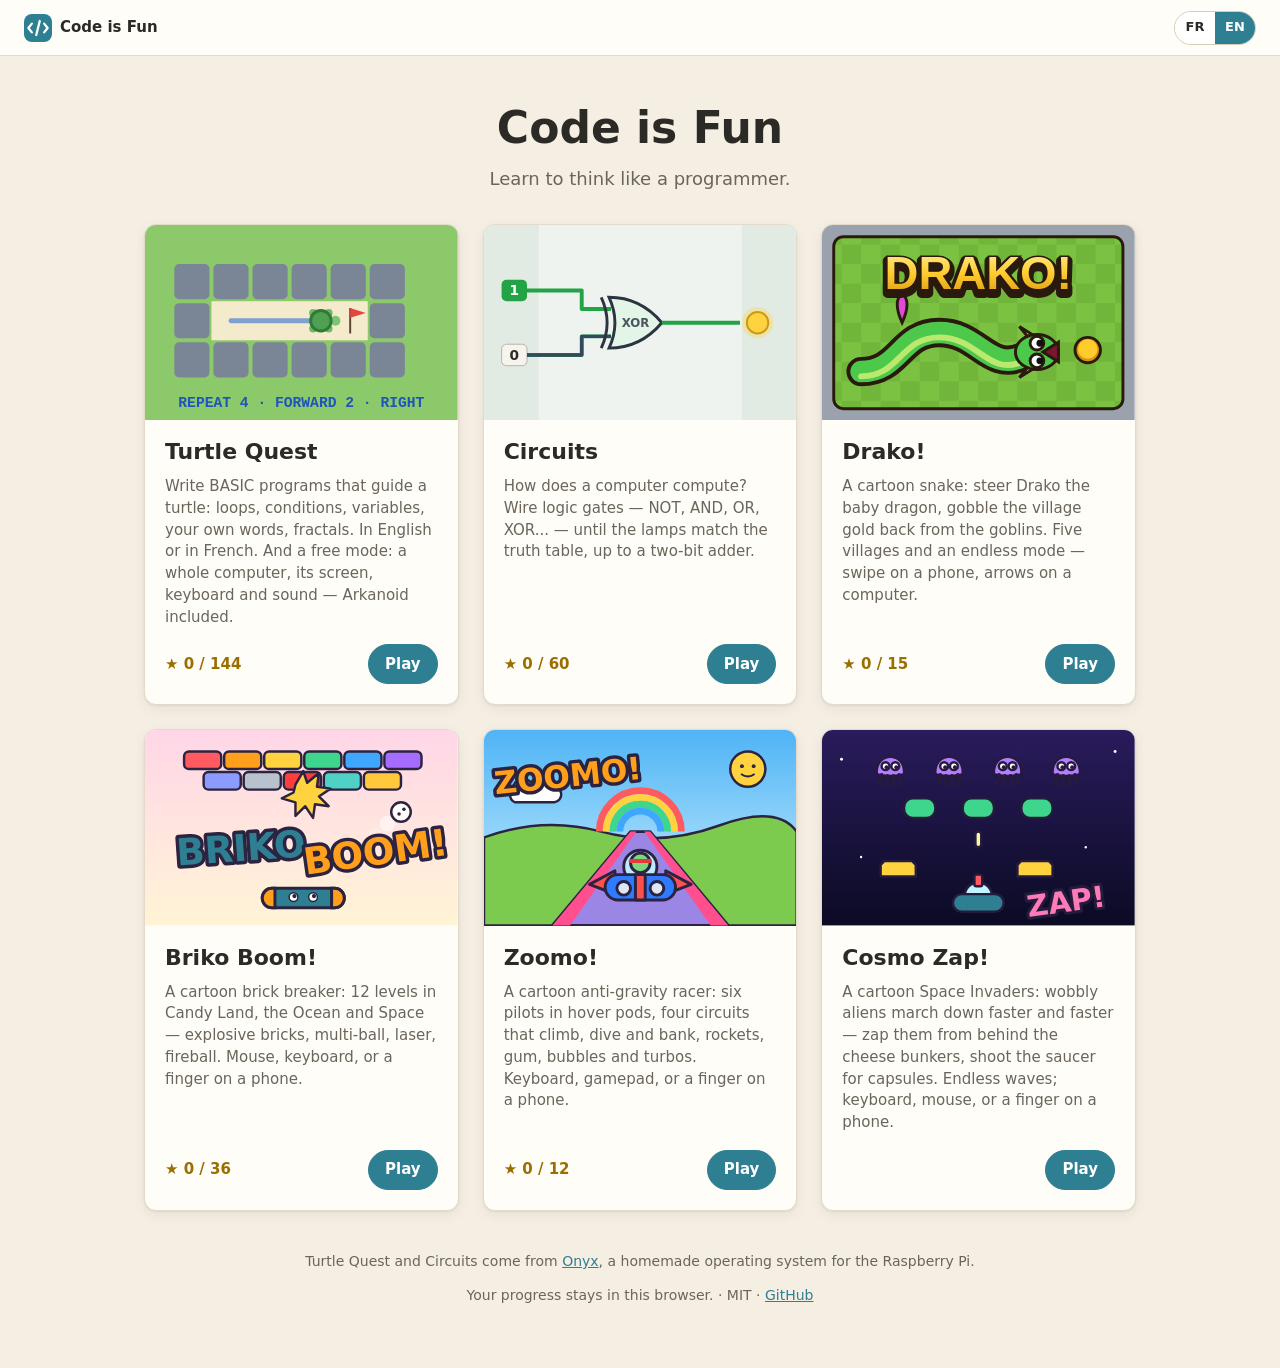
<file: index.html>
<!doctype html>
<html lang="en">
<head>
<meta charset="utf-8">
<meta name="viewport" content="width=device-width, initial-scale=1, viewport-fit=cover">
<title>Code is Fun</title>
<meta name="description" content="Games to learn to think like a programmer: Turtle Quest (programming a turtle in BASIC), Circuits (logic gates), Drako! (a cartoon snake), Briko Boom! (a cartoon brick breaker), Cosmo Zap! (a cartoon Space Invaders) and Zoomo! (a cartoon anti-gravity racer).">
<meta name="theme-color" content="#FFFDF8">
<link rel="icon" href="shared/turtle.svg" type="image/svg+xml">
<link rel="stylesheet" href="shared/site.css">
</head>
<body>
<header class="top">
	<a class="brand" href="./"><svg viewBox="0 0 32 32" aria-hidden="true"><rect width="32" height="32" rx="9" fill="#2F7F93"/><path d="M9 11l-4 5 4 5M23 11l4 5-4 5M18 8l-4 16" stroke="#fff" stroke-width="2.6" fill="none" stroke-linecap="round" stroke-linejoin="round"/></svg><span style="display:inline">Code is Fun</span></a>
	<div class="spacer"></div>
	<div class="lang" role="group" aria-label="Language / Langue"><button type="button" data-lang="fr">FR</button><button type="button" data-lang="en">EN</button></div>
</header>
<main class="home">
	<section class="hero">
		<h1>Code is Fun</h1>
		<p data-en="Learn to think like a programmer." data-fr="Apprends à penser comme un programmeur.">Learn to think like a programmer.</p>
	</section>
	<section class="games">
		<a class="panel game-card" href="turtle/">
			<svg class="thumb" viewBox="0 0 320 200" aria-hidden="true">
				<rect width="320" height="200" fill="#8CC96B"/>
				<g fill="#7A8696"><rect x="30" y="40" width="36" height="36" rx="5"/><rect x="70" y="40" width="36" height="36" rx="5"/><rect x="110" y="40" width="36" height="36" rx="5"/><rect x="150" y="40" width="36" height="36" rx="5"/><rect x="190" y="40" width="36" height="36" rx="5"/><rect x="230" y="40" width="36" height="36" rx="5"/><rect x="30" y="80" width="36" height="36" rx="5"/><rect x="230" y="80" width="36" height="36" rx="5"/><rect x="30" y="120" width="36" height="36" rx="5"/><rect x="70" y="120" width="36" height="36" rx="5"/><rect x="110" y="120" width="36" height="36" rx="5"/><rect x="150" y="120" width="36" height="36" rx="5"/><rect x="190" y="120" width="36" height="36" rx="5"/><rect x="230" y="120" width="36" height="36" rx="5"/></g>
				<rect x="68" y="78" width="160" height="40" fill="#F4EBCD"/>
				<path d="M88 98H170" stroke="#7FA0D0" stroke-width="5" stroke-linecap="round"/>
				<g transform="translate(180 98) rotate(90)"><circle cx="-8" cy="-8" r="4" fill="#6FB86A"/><circle cx="8" cy="-8" r="4" fill="#6FB86A"/><circle cx="-8" cy="8" r="4" fill="#6FB86A"/><circle cx="8" cy="8" r="4" fill="#6FB86A"/><circle cx="0" cy="-15" r="5" fill="#7CC576"/><circle r="12" fill="#2F7A35"/><circle r="9" fill="#4FA052"/></g>
				<path d="M210 85v26" stroke="#5A4632" stroke-width="2"/><path d="M210 85l16 5-16 5z" fill="#E0483E"/>
				<text x="160" y="186" text-anchor="middle" font-family="ui-monospace,Menlo,monospace" font-weight="700" font-size="15" fill="#1F55B8">REPEAT 4 · FORWARD 2 · RIGHT</text>
			</svg>
			<div class="body">
				<h2>Turtle Quest</h2>
				<p data-en="Write BASIC programs that guide a turtle: loops, conditions, variables, your own words, fractals. In English or in French. And a free mode: a whole computer, its screen, keyboard and sound — Arkanoid included." data-fr="Écris des programmes en BASIC qui guident une tortue : boucles, conditions, variables, tes propres mots, fractales. En anglais ou en français. Et un mode libre : tout un ordinateur, son écran, son clavier, son son — Arkanoid compris.">Write BASIC programs that guide a turtle.</p>
				<div class="row"><span class="progress" id="tqProgress"></span><span class="btn primary" data-en="Play" data-fr="Jouer">Play</span></div>
			</div>
		</a>
		<a class="panel game-card" href="circuits/">
			<svg class="thumb" viewBox="0 0 320 200" aria-hidden="true">
				<rect width="320" height="200" fill="#EEF3EF"/><rect width="56" height="200" fill="#E2EAE4"/><rect x="264" width="56" height="200" fill="#E2EAE4"/>
				<rect x="18" y="56" width="26" height="22" rx="5" fill="#21A346"/><text x="31" y="72" text-anchor="middle" font-weight="700" font-size="14" fill="#fff" font-family="system-ui,sans-serif">1</text>
				<rect x="18" y="122" width="26" height="22" rx="5" fill="#F7F4EE" stroke="#B9B2A4"/><text x="31" y="138" text-anchor="middle" font-weight="700" font-size="14" fill="#2B2A26" font-family="system-ui,sans-serif">0</text>
				<path d="M44 67H100V86H130M44 133H100V114H130" fill="none" stroke-width="4" stroke-linejoin="round" stroke="#21A346"/><path d="M44 133H100V114H130" fill="none" stroke-width="3.5" stroke-linejoin="round" stroke="#334A5E"/>
				<path d="M128 74Q160 74 182 100Q160 126 128 126Q140 100 128 74Z" fill="#E3F5E7" stroke="#2B3440" stroke-width="3"/><path d="M120 126Q132 100 120 74" fill="none" stroke="#2B3440" stroke-width="3"/>
				<path d="M182 100H262" stroke="#21A346" stroke-width="4"/>
				<circle cx="280" cy="100" r="16" fill="#FFD23F" opacity=".35"/><circle cx="280" cy="100" r="11" fill="#FFD23F" stroke="#C99A12" stroke-width="2"/>
				<text x="155" y="104" text-anchor="middle" font-size="12" fill="#4A5560" font-family="system-ui,sans-serif" font-weight="600">XOR</text>
			</svg>
			<div class="body">
				<h2>Circuits</h2>
				<p data-en="How does a computer compute? Wire logic gates — NOT, AND, OR, XOR... — until the lamps match the truth table, up to a two-bit adder." data-fr="Comment un ordinateur calcule-t-il ? Relie des portes logiques — NON, ET, OU, OUX... — jusqu'à ce que les lampes suivent la table de vérité, jusqu'à un additionneur.">Wire logic gates until the lamps match the truth table.</p>
				<div class="row"><span class="progress" id="ciProgress"></span><span class="btn primary" data-en="Play" data-fr="Jouer">Play</span></div>
			</div>
		</a>
		<a class="panel game-card" href="snake/">
			<svg class="thumb" viewBox="0 0 320 200" aria-hidden="true" font-family="Arial Black,Impact,sans-serif">
				<defs><pattern id="dkck" width="40" height="40" patternUnits="userSpaceOnUse"><rect width="40" height="40" fill="#7CC242"/><rect width="20" height="20" fill="#71B53A"/><rect x="20" y="20" width="20" height="20" fill="#71B53A"/></pattern>
				<linearGradient id="dkgd" x1="0" y1="0" x2="0" y2="1"><stop offset="0" stop-color="#FFF09A"/><stop offset=".5" stop-color="#FFCC2E"/><stop offset="1" stop-color="#D8930F"/></linearGradient></defs>
				<rect width="320" height="200" fill="#9AA3AD"/>
				<rect x="12" y="12" width="296" height="176" rx="10" fill="url(#dkck)" stroke="#2A1A0E" stroke-width="3"/>
				<path d="M40 150 C80 150 80 110 120 110 S170 150 205 135" fill="none" stroke="#2A1A0E" stroke-width="30" stroke-linecap="round"/>
				<path d="M40 150 C80 150 80 110 120 110 S170 150 205 135" fill="none" stroke="#4CC94A" stroke-width="22" stroke-linecap="round"/>
				<path d="M40 150 C80 150 80 110 120 110 S170 150 205 135" fill="none" stroke="#D8F27A" stroke-width="6" stroke-linecap="round" transform="translate(0,5)" opacity=".8"/>
				<g transform="translate(220 130)" stroke="#2A1A0E" stroke-width="3"><path d="M-8 -14 L-18 -26 L-2 -16Z M-8 14 L-18 26 L-2 16Z" fill="#FFF1C9"/><ellipse rx="22" ry="18" fill="#4CC94A"/><path d="M6 0 L22 -10 L22 10Z" fill="#7A1630"/><circle cx="0" cy="-9" r="7" fill="#fff"/><circle cx="0" cy="9" r="7" fill="#fff"/><circle cx="3" cy="-9" r="3.5" fill="#111" stroke="none"/><circle cx="3" cy="9" r="3.5" fill="#111" stroke="none"/></g>
				<g transform="translate(272 128)" stroke="#2A1A0E" stroke-width="3"><circle r="13" fill="#D8930F"/><circle r="10" cy="-1" fill="#FFCC2E" stroke="none"/></g>
				<path d="M82 100 q10 -22 0 -30 q-10 8 0 30Z" fill="#E04BD6" stroke="#2A1A0E" stroke-width="3"/>
				<text x="160" y="66" text-anchor="middle" font-size="48" font-weight="900" fill="#2A1A0E" stroke="#2A1A0E" stroke-width="10" stroke-linejoin="round" dy="4">DRAKO!</text>
				<text x="160" y="66" text-anchor="middle" font-size="48" font-weight="900" fill="url(#dkgd)" stroke="#2A1A0E" stroke-width="3" paint-order="stroke">DRAKO!</text>
			</svg>
			<div class="body">
				<h2>Drako!</h2>
				<p data-en="A cartoon snake: steer Drako the baby dragon, gobble the village gold back from the goblins. Five villages and an endless mode — swipe on a phone, arrows on a computer." data-fr="Un snake façon dessin animé : guide Drako le bébé dragon, reprends l'or du village aux gobelins. Cinq villages et un mode sans fin — glisse sur un téléphone, flèches sur un ordinateur.">A cartoon snake: steer Drako the baby dragon.</p>
				<div class="row"><span class="progress" id="dkProgress"></span><span class="btn primary" data-en="Play" data-fr="Jouer">Play</span></div>
			</div>
		</a>
		<a class="panel game-card" href="brick/">
			<svg class="thumb" viewBox="0 0 320 200" aria-hidden="true" font-family="system-ui,sans-serif">
				<defs><linearGradient id="bksky" x1="0" y1="0" x2="0" y2="1"><stop offset="0" stop-color="#FFD6E8"/><stop offset="1" stop-color="#FFF4D6"/></linearGradient></defs>
				<rect width="320" height="200" fill="url(#bksky)"/>
				<g stroke="#2B2340" stroke-width="2.5" stroke-linejoin="round">
					<rect x="40" y="22" width="38" height="18" rx="5" fill="#FF5A5F"/><rect x="81" y="22" width="38" height="18" rx="5" fill="#FF9F1C"/><rect x="122" y="22" width="38" height="18" rx="5" fill="#FFD23F"/><rect x="163" y="22" width="38" height="18" rx="5" fill="#3DD68C"/><rect x="204" y="22" width="38" height="18" rx="5" fill="#3FA7FF"/><rect x="245" y="22" width="38" height="18" rx="5" fill="#A66CFF"/>
					<rect x="60" y="43" width="38" height="18" rx="5" fill="#8C9BFF"/><rect x="101" y="43" width="38" height="18" rx="5" fill="#B8C2CC"/><rect x="183" y="43" width="38" height="18" rx="5" fill="#4FD1C5"/><rect x="224" y="43" width="38" height="18" rx="5" fill="#FFC83D"/>
					<rect x="142" y="43" width="38" height="18" rx="5" fill="#FF3D3D"/>
				</g>
				<path d="M150 50l8 -14 4 12 12 -10 -2 14 14 2 -12 8 10 10 -14 -2 -2 14 -8 -12 -10 10 0 -14 -14 -4 12 -6z" fill="#FFD23F" stroke="#2B2340" stroke-width="2.5" stroke-linejoin="round" transform="translate(4 6)"/>
				<g transform="translate(262 84)" stroke="#2B2340" stroke-width="2.5"><circle cx="-14" cy="12" r="8" fill="#fff" opacity=".5" stroke="none"/><circle cx="-26" cy="22" r="6" fill="#fff" opacity=".3" stroke="none"/><circle r="10" fill="#FFFDF8"/><circle cx="3" cy="-3" r="1.8" fill="#2B2340" stroke="none"/><circle cx="-2" cy="2" r="1.8" fill="#2B2340" stroke="none"/></g>
				<g stroke="#2B2340" stroke-width="3"><rect x="120" y="162" width="84" height="20" rx="10" fill="#2F7F93"/><path d="M133 162v20M191 162v20" stroke-width="2"/></g>
				<g fill="#FF9F1C" stroke="#2B2340" stroke-width="3"><path d="M130 162h3v20h-3a10 10 0 0 1 0-20z"/><path d="M194 162h-3v20h3a10 10 0 0 0 0-20z"/></g>
				<g stroke="#2B2340" stroke-width="1.5"><circle cx="152" cy="171" r="4.5" fill="#fff"/><circle cx="172" cy="171" r="4.5" fill="#fff"/></g><circle cx="153" cy="170" r="2.2" fill="#2B2340"/><circle cx="173" cy="170" r="2.2" fill="#2B2340"/>
				<text x="98" y="134" text-anchor="middle" font-size="38" font-weight="900" fill="#2F7F93" stroke="#2B2340" stroke-width="7" paint-order="stroke" stroke-linejoin="round" transform="rotate(-4 98 120)">BRIKO</text>
				<text x="236" y="138" text-anchor="middle" font-size="38" font-weight="900" fill="#FF9F1C" stroke="#2B2340" stroke-width="7" paint-order="stroke" stroke-linejoin="round" transform="rotate(-8 236 124)">BOOM!</text>
			</svg>
			<div class="body">
				<h2>Briko Boom!</h2>
				<p data-en="A cartoon brick breaker: 12 levels in Candy Land, the Ocean and Space — explosive bricks, multi-ball, laser, fireball. Mouse, keyboard, or a finger on a phone." data-fr="Un casse-briques façon dessin animé : 12 niveaux au Pays des Bonbons, dans l'Océan et dans l'Espace — briques explosives, multi-balles, laser, boule de feu. Souris, clavier, ou un doigt sur un téléphone.">A cartoon brick breaker: 12 levels.</p>
				<div class="row"><span class="progress" id="bkProgress"></span><span class="btn primary" data-en="Play" data-fr="Jouer">Play</span></div>
			</div>
		</a>
		<a class="panel game-card" href="race/">
			<svg class="thumb" viewBox="0 0 320 200" aria-hidden="true" font-family="system-ui,sans-serif">
				<defs><linearGradient id="zmsky" x1="0" y1="0" x2="0" y2="1"><stop offset="0" stop-color="#4FB4F5"/><stop offset="1" stop-color="#CFF1FF"/></linearGradient></defs>
				<rect width="320" height="200" fill="url(#zmsky)"/>
				<path d="M0 110 Q60 88 120 104 T240 98 T320 104 V200 H0Z" fill="#7CCB4E" stroke="#2B2340" stroke-width="2.5"/>
				<g stroke="#2B2340" stroke-width="2.5" stroke-linejoin="round"><circle cx="270" cy="40" r="18" fill="#FFD23F"/><path d="M30 60a10 10 0 0 1 18-6a12 12 0 0 1 22 4a8 8 0 0 1 2 16h-40a8 8 0 0 1-2-14z" fill="#fff"/></g>
				<circle cx="264" cy="37" r="2" fill="#2B2340"/><circle cx="276" cy="37" r="2" fill="#2B2340"/><path d="M263 45q7 5 14 0" stroke="#2B2340" stroke-width="2" fill="none"/>
				<path d="M70 200 L150 104 L170 104 L250 200Z" fill="#9B86E6" stroke="#2B2340" stroke-width="3" stroke-linejoin="round"/>
				<path d="M70 200 L150 104 L156 104 L88 200Z M250 200 L170 104 L164 104 L232 200Z" fill="#FF4F8E"/>
				<g fill="none" stroke-width="7"><path d="M118 104 a42 42 0 0 1 84 0" stroke="#FF5A5F"/><path d="M125 104 a35 35 0 0 1 70 0" stroke="#FFD23F"/><path d="M132 104 a28 28 0 0 1 56 0" stroke="#3DD68C"/><path d="M139 104 a21 21 0 0 1 42 0" stroke="#3FA7FF"/></g>
				<g transform="translate(160 160)" stroke="#2B2340" stroke-width="3" stroke-linejoin="round">
					<path d="M-52 -2 L-26 -16 L-26 8Z M52 -2 L26 -16 L26 8Z" fill="#FF4F4F"/>
					<circle cy="-20" r="17" fill="#BDEBFF"/><circle cy="-24" r="10" fill="#7CD67A"/>
					<rect x="-36" y="-12" width="72" height="26" rx="13" fill="#2E7BFF"/><rect x="-5" y="-12" width="10" height="26" fill="#FF4F4F"/>
					<circle cx="-17" cy="2" r="7" fill="#DDE6F5"/><circle cx="17" cy="2" r="7" fill="#DDE6F5"/>
				</g>
				<path d="M150 134 h20" stroke="#E8383F" stroke-width="4" stroke-linecap="round"/>
				<text x="86" y="58" text-anchor="middle" font-size="32" font-weight="900" fill="#FF9F1C" stroke="#2B2340" stroke-width="7" paint-order="stroke" stroke-linejoin="round" transform="rotate(-6 86 48)">ZOOMO!</text>
			</svg>
			<div class="body">
				<h2>Zoomo!</h2>
				<p data-en="A cartoon anti-gravity racer: six pilots in hover pods, four circuits that climb, dive and bank, rockets, gum, bubbles and turbos. Keyboard, gamepad, or a finger on a phone." data-fr="Une course antigravité façon dessin animé : six pilotes dans leurs vaisseaux, quatre circuits qui montent, plongent et penchent, des fusées, du chewing-gum, des bulles et des turbos. Clavier, manette, ou un doigt sur un téléphone.">A cartoon anti-gravity racer.</p>
				<div class="row"><span class="progress" id="zmProgress"></span><span class="btn primary" data-en="Play" data-fr="Jouer">Play</span></div>
			</div>
		</a>
		<a class="panel game-card" href="invaders/">
			<svg class="thumb" viewBox="0 0 320 200" aria-hidden="true" font-family="system-ui,sans-serif">
				<defs><linearGradient id="zpsky" x1="0" y1="0" x2="0" y2="1"><stop offset="0" stop-color="#2A1B5C"/><stop offset="1" stop-color="#0B0B24"/></linearGradient></defs>
				<rect width="320" height="200" fill="url(#zpsky)"/>
				<g fill="#fff"><circle cx="20" cy="30" r="1.5"/><circle cx="300" cy="22" r="1.5"/><circle cx="270" cy="120" r="1.2"/><circle cx="40" cy="130" r="1.2"/><circle cx="160" cy="110" r="1"/></g>
				<g stroke="#251B3D" stroke-width="2.5" stroke-linejoin="round" stroke-linecap="round">
					<g transform="translate(70 40)"><path d="M-14 4c-1-22 29-22 28 0 0 4-28 4-28 0z" fill="#B47CFF"/><path d="M-9 6l-2 9M-3 7l-1 9M3 7l1 9M9 6l2 9" stroke-width="4"/><circle cx="-5" cy="-3" r="4" fill="#fff"/><circle cx="5" cy="-3" r="4" fill="#fff"/></g>
					<g transform="translate(130 40)"><path d="M-14 4c-1-22 29-22 28 0 0 4-28 4-28 0z" fill="#B47CFF"/><path d="M-9 6l-2 9M-3 7l-1 9M3 7l1 9M9 6l2 9" stroke-width="4"/><circle cx="-5" cy="-3" r="4" fill="#fff"/><circle cx="5" cy="-3" r="4" fill="#fff"/></g>
					<g transform="translate(190 40)"><path d="M-14 4c-1-22 29-22 28 0 0 4-28 4-28 0z" fill="#B47CFF"/><path d="M-9 6l-2 9M-3 7l-1 9M3 7l1 9M9 6l2 9" stroke-width="4"/><circle cx="-5" cy="-3" r="4" fill="#fff"/><circle cx="5" cy="-3" r="4" fill="#fff"/></g>
					<g transform="translate(250 40)"><path d="M-14 4c-1-22 29-22 28 0 0 4-28 4-28 0z" fill="#B47CFF"/><path d="M-9 6l-2 9M-3 7l-1 9M3 7l1 9M9 6l2 9" stroke-width="4"/><circle cx="-5" cy="-3" r="4" fill="#fff"/><circle cx="5" cy="-3" r="4" fill="#fff"/></g>
					<rect x="84" y="70" width="32" height="20" rx="9" fill="#3DD68C"/><rect x="144" y="70" width="32" height="20" rx="9" fill="#3DD68C"/><rect x="204" y="70" width="32" height="20" rx="9" fill="#3DD68C"/>
					<path d="M200 150h36v-12l-4-4h-28l-4 4z" fill="#FFD23F"/>
					<path d="M60 150h36v-12l-4-4h-28l-4 4z" fill="#FFD23F"/>
					<rect x="157" y="104" width="6" height="16" rx="3" fill="#FFF6A8"/>
					<path d="M146 170a14 14 0 0 1 28 0z" fill="#BFF3FF"/><rect x="134" y="168" width="52" height="18" rx="9" fill="#2F7F93"/><rect x="156" y="148" width="8" height="12" rx="2" fill="#FF5A5F"/>
				</g>
				<g fill="#251B3D"><circle cx="66" cy="38" r="2"/><circle cx="76" cy="38" r="2"/><circle cx="126" cy="38" r="2"/><circle cx="136" cy="38" r="2"/><circle cx="186" cy="38" r="2"/><circle cx="196" cy="38" r="2"/><circle cx="246" cy="38" r="2"/><circle cx="256" cy="38" r="2"/></g>
				<text x="250" y="186" text-anchor="middle" font-size="30" font-weight="900" fill="#FF7AB6" stroke="#251B3D" stroke-width="6" paint-order="stroke" stroke-linejoin="round" transform="rotate(-8 250 176)">ZAP!</text>
			</svg>
			<div class="body">
				<h2>Cosmo Zap!</h2>
				<p data-en="A cartoon Space Invaders: wobbly aliens march down faster and faster — zap them from behind the cheese bunkers, shoot the saucer for capsules. Endless waves; keyboard, mouse, or a finger on a phone." data-fr="Un Space Invaders façon dessin animé : des aliens rigolos descendent de plus en plus vite — zappe-les à l'abri des fromages, tire sur la soucoupe pour ses capsules. Des vagues sans fin ; clavier, souris, ou un doigt sur un téléphone.">A cartoon Space Invaders.</p>
				<div class="row"><span class="progress" id="zpProgress"></span><span class="btn primary" data-en="Play" data-fr="Jouer">Play</span></div>
			</div>
		</a>
	</section>
	<footer>
		<p><span data-en="Turtle Quest and Circuits come from" data-fr="Turtle Quest et Circuits viennent de">Turtle Quest and Circuits come from</span> <a href="https://github.com/stephaneweg/onyx">Onyx</a><span data-en=", a homemade operating system for the Raspberry Pi." data-fr=", un système d'exploitation fait maison pour le Raspberry Pi.">, a homemade operating system for the Raspberry Pi.</span></p>
		<p><span data-en="Your progress stays in this browser." data-fr="Ta progression reste dans ce navigateur.">Your progress stays in this browser.</span> · MIT · <a href="https://github.com/stephaneweg/CodeIsFun">GitHub</a></p>
	</footer>
</main>
<script src="shared/site.js"></script>
<script>
// the stars won so far, read from what each game keeps in the browser
(function () {
	const sum = (o) => Object.values ((o && o.stars) || {}).reduce ((a, b) => a + (b | 0), 0);
	const show = () => {
		const tq = Site.store.get ('codeisfun.turtle', {}), ci = Site.store.get ('codeisfun.circuits', {});
		document.getElementById ('tqProgress').textContent = '★ ' + sum (tq) + ' / 144';
		document.getElementById ('ciProgress').textContent = '★ ' + sum (ci) + ' / 60';
		let dk = 0; try { const p = JSON.parse (localStorage.getItem ('codeisfun.snake.progress') || '{}'); dk = (p.stars || []).reduce ((x, y) => x + (y | 0), 0); } catch (e) { /* (no storage) */ }
		document.getElementById ('dkProgress').textContent = '★ ' + dk + ' / 15';
		let bk = 0; try { const p = JSON.parse (localStorage.getItem ('codeisfun.brick.progress') || '{}'); bk = (p.stars || []).reduce ((x, y) => x + (y | 0), 0); } catch (e) { /* (no storage) */ }
		document.getElementById ('bkProgress').textContent = '★ ' + bk + ' / 36';
		let zm = 0; try { const p = JSON.parse (localStorage.getItem ('codeisfun.race.progress') || '{}'); zm = (p.stars || []).reduce ((x, y) => x + (y | 0), 0); } catch (e) { /* (no storage) */ }
		document.getElementById ('zmProgress').textContent = '★ ' + zm + ' / 12';
		let zp = 0; try { zp = +(JSON.parse (localStorage.getItem ('codeisfun.invaders.record') || '{}').high) || 0; } catch (e) { /* (no storage) */ }
		document.getElementById ('zpProgress').textContent = zp ? Site.t ('Best: ', 'Record : ') + zp : '';
	};
	document.addEventListener ('DOMContentLoaded', show);
}) ();
</script>
</body>
</html>
</file>
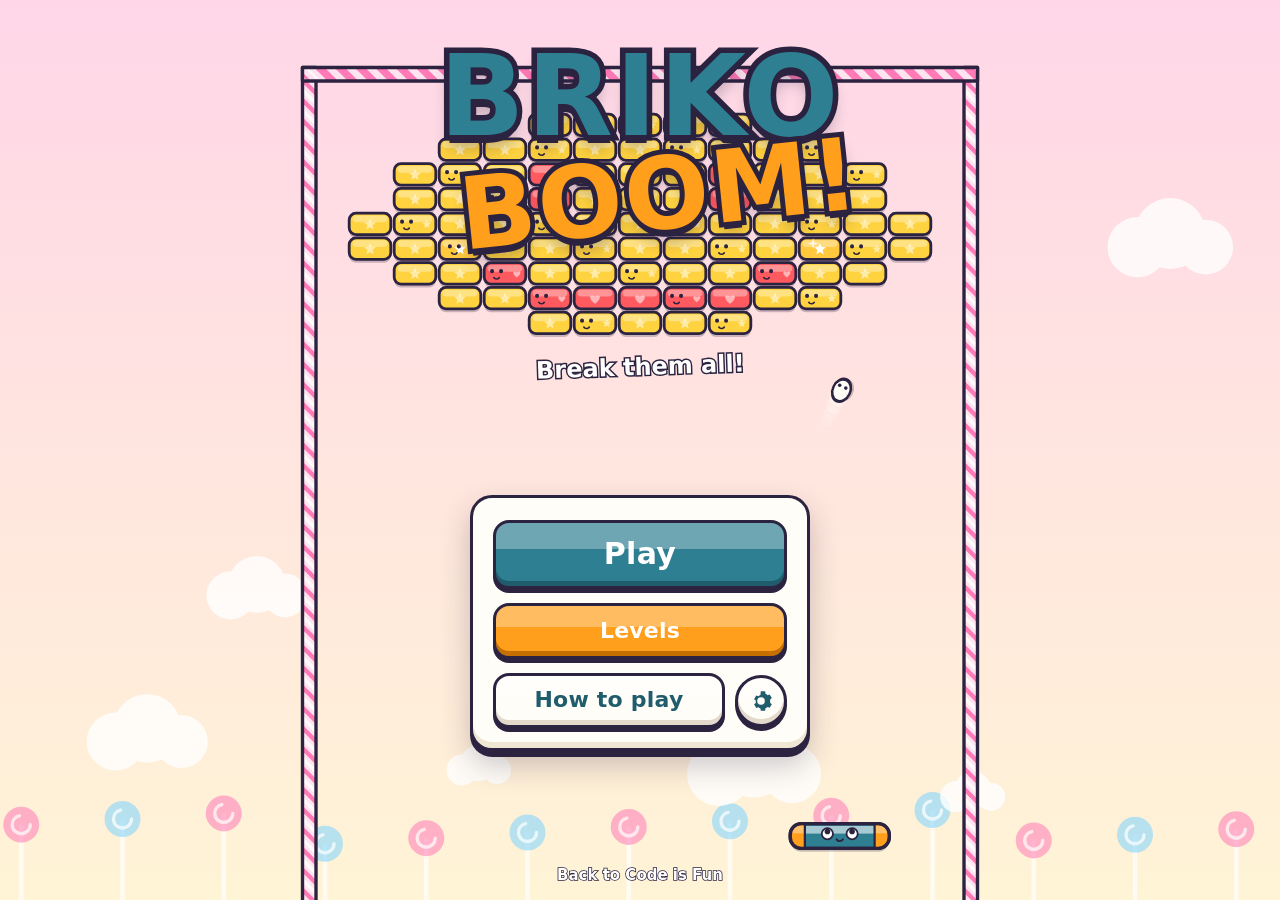
<file: brick/index.html>
<!doctype html>
<html lang="en">
<head>
<meta charset="utf-8">
<meta name="viewport" content="width=device-width, initial-scale=1, viewport-fit=cover, user-scalable=no">
<title>Briko Boom! · Code is Fun</title>
<meta name="description" content="BRIKO BOOM! A cartoon brick breaker: 12 levels in Candy Land, the Ocean and Space, explosive bricks, multi-ball, lasers, a fireball. Mouse, keyboard or a finger on a phone.">
<meta name="theme-color" content="#FFD6E8">
<meta name="mobile-web-app-capable" content="yes">
<meta name="apple-mobile-web-app-capable" content="yes">
<link rel="icon" href="../shared/briko.svg" type="image/svg+xml">
<link rel="stylesheet" href="briko.css">
</head>
<body>
<div id="app">
	<canvas id="cv" aria-label="Briko Boom!"></canvas>
	<div id="safe" aria-hidden="true"></div>
	<button class="kbtn round pause" id="btPause" type="button" data-kl="paused"><svg viewBox="0 0 24 24" aria-hidden="true"><rect x="5" y="4" width="5" height="16" rx="1.5"/><rect x="14" y="4" width="5" height="16" rx="1.5"/></svg></button>

	<!-- the title -->
	<section id="scrTitle" class="screen on">
		<h1 class="logo"><span class="w1">BRIKO</span><span class="w2">BOOM!</span></h1>
		<p class="tag" data-k="subtitle">Break them all!</p>
		<div class="card menu">
			<button class="kbtn big pulse" id="btPlay" type="button" data-k="play">Play</button>
			<button class="kbtn orange" id="btLevels" type="button" data-k="levels">Levels</button>
			<div class="row">
				<button class="kbtn light" id="btHow" type="button" data-k="howBtn">How to play</button>
				<button class="kbtn light round" id="btSettings" type="button" data-kl="settings"><svg viewBox="0 0 24 24" aria-hidden="true"><path d="M12 8.5a3.5 3.5 0 1 0 0 7 3.5 3.5 0 0 0 0-7zm8.4 5.1 1.6 1.3-2 3.4-1.9-.7a7.8 7.8 0 0 1-2 1.2L15.8 21h-4l-.3-2a7.8 7.8 0 0 1-2-1.2l-1.9.7-2-3.4 1.6-1.3a7.6 7.6 0 0 1 0-2.3L5.6 10.3l2-3.4 1.9.7a7.8 7.8 0 0 1 2-1.2L11.8 3h4l.3 2.4a7.8 7.8 0 0 1 2 1.2l1.9-.7 2 3.4-1.6 1.3a7.6 7.6 0 0 1 0 2.3z"/></svg></button>
			</div>
			<p class="best" id="bestTitle"></p>
		</div>
		<a class="back-site" href="../" data-k="backSite">Back to Code is Fun</a>
	</section>

	<!-- the levels -->
	<section id="scrLevels" class="screen dim">
		<div class="card sheet wide">
			<h2 class="ribbon" data-k="levels">Levels</h2>
			<div id="levelGrid" class="worlds"></div>
			<button class="kbtn light" type="button" data-go="title" data-k="back">Back</button>
		</div>
	</section>

	<!-- how to play -->
	<section id="scrHow" class="screen dim">
		<div class="card sheet wide">
			<h2 class="ribbon" data-k="howBtn">How to play</h2>
			<p id="howText" class="how"></p>
			<h3 data-k="bricksT">Bricks</h3>
			<ul class="legend" id="legendBricks"></ul>
			<h3 data-k="powersT">Capsules</h3>
			<ul class="legend" id="legendPowers"></ul>
			<p class="small" data-k="starsRule">★ clear the level · ★★ without losing a ball · ★★★ and quickly</p>
			<button class="kbtn" type="button" data-go="title" data-k="ok">OK!</button>
		</div>
	</section>

	<!-- pause -->
	<section id="scrPause" class="screen dim">
		<div class="card sheet">
			<h2 class="ribbon" data-k="paused">Paused</h2>
			<p class="note" id="pauseNote"></p>
			<button class="kbtn big" id="btResume" type="button" data-k="resume">Resume</button>
			<div class="row">
				<button class="kbtn orange" id="btRestart" type="button" data-k="restart">Restart</button>
				<button class="kbtn light round" id="btSettings2" type="button" data-kl="settings"><svg viewBox="0 0 24 24" aria-hidden="true"><path d="M12 8.5a3.5 3.5 0 1 0 0 7 3.5 3.5 0 0 0 0-7zm8.4 5.1 1.6 1.3-2 3.4-1.9-.7a7.8 7.8 0 0 1-2 1.2L15.8 21h-4l-.3-2a7.8 7.8 0 0 1-2-1.2l-1.9.7-2-3.4 1.6-1.3a7.6 7.6 0 0 1 0-2.3L5.6 10.3l2-3.4 1.9.7a7.8 7.8 0 0 1 2-1.2L11.8 3h4l.3 2.4a7.8 7.8 0 0 1 2 1.2l1.9-.7 2 3.4-1.6 1.3a7.6 7.6 0 0 1 0 2.3z"/></svg></button>
			</div>
			<button class="kbtn light" type="button" data-go="menu" data-k="menu">Menu</button>
		</div>
	</section>

	<!-- a level cleared -->
	<section id="scrClear" class="screen dim">
		<div class="card sheet">
			<h2 class="ribbon" id="clearTitle" data-k="levelDone">Level clear!</h2>
			<p class="lvname" id="clearName"></p>
			<div class="stars" id="clearStars"><i class="star"></i><i class="star mid"></i><i class="star"></i></div>
			<table class="tally" id="clearTally"></table>
			<div class="big-score" id="clearScore">0</div>
			<div class="record" id="clearRecord" data-k="newRecord">New record!</div>
			<button class="kbtn big" id="btNext" type="button" data-k="next">Next</button>
			<div class="row">
				<button class="kbtn orange" id="btRetry2" type="button" data-k="retry">Retry</button>
				<button class="kbtn light" type="button" data-go="menu" data-k="menu">Menu</button>
			</div>
		</div>
	</section>

	<!-- game over -->
	<section id="scrOver" class="screen dim">
		<div class="card sheet">
			<h2 class="ribbon red" data-k="gameOver">Game over</h2>
			<p class="lvname" id="overName"></p>
			<div class="big-score" id="overScore">0</div>
			<div class="record" id="overRecord" data-k="newRecord">New record!</div>
			<p class="note" id="overNote"></p>
			<button class="kbtn big" id="btRetry" type="button" data-k="retry">Retry</button>
			<button class="kbtn light" type="button" data-go="menu" data-k="menu">Menu</button>
		</div>
	</section>

	<!-- settings -->
	<section id="scrSettings" class="screen dim">
		<div class="card sheet">
			<h2 class="ribbon" data-k="settings">Settings</h2>
			<label class="toggle"><span data-k="sound">Sound</span><input type="checkbox" id="setSound"><i></i></label>
			<label class="toggle"><span data-k="music">Music</span><input type="checkbox" id="setMusic"><i></i></label>
			<label class="toggle"><span data-k="reduced">Less motion</span><input type="checkbox" id="setReduced"><i></i></label>
			<label class="toggle"><span data-k="bold">Bold brick icons</span><input type="checkbox" id="setBold"><i></i></label>
			<label class="toggle"><span data-k="puffs">Puff the cloud</span><input type="checkbox" id="setPuffs"><i></i></label>
			<label class="toggle"><span data-k="relaxed">Relaxed (5 lives, slower)</span><input type="checkbox" id="setRelaxed"><i></i></label>
			<div class="toggle"><span data-k="language">Language</span><span class="seg"><button type="button" data-lang="fr">FR</button><button type="button" data-lang="en">EN</button></span></div>
			<button class="kbtn" id="btSetBack" type="button" data-k="ok">OK!</button>
		</div>
	</section>
	<div id="live" class="sr-only" role="status" aria-live="polite"></div>
</div>
<script src="../shared/site.js"></script>
<script src="briko.js"></script>
</body>
</html>
</file>
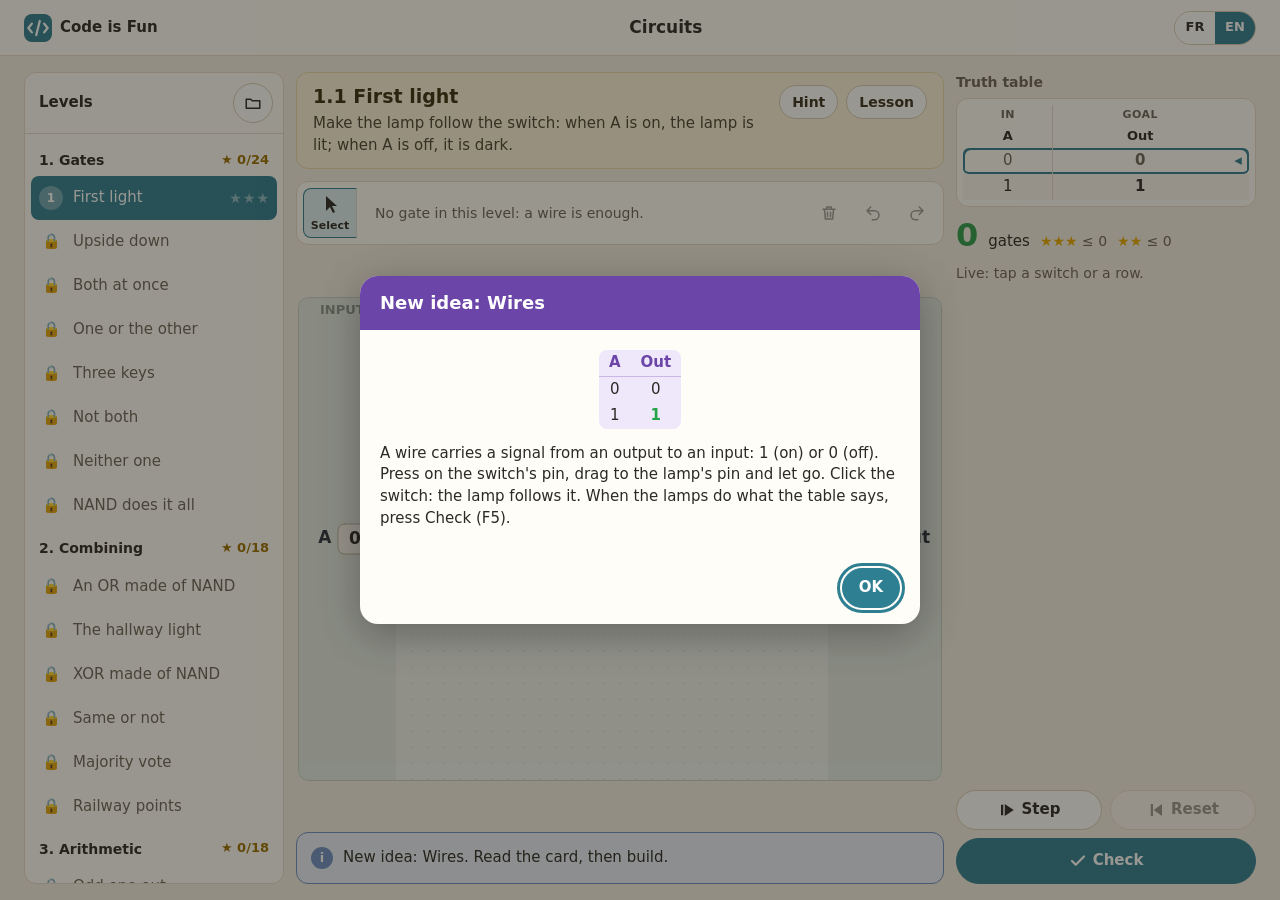
<file: circuits/index.html>
<!doctype html>
<html lang="en">
<head>
<meta charset="utf-8">
<meta name="viewport" content="width=device-width, initial-scale=1, viewport-fit=cover">
<title>Circuits · Code is Fun</title>
<meta name="description" content="Learn how a computer computes: wire logic gates until the lamps match the truth table. 20 levels, from one wire to a two-bit adder.">
<meta name="theme-color" content="#FFFDF8">
<link rel="icon" href="../shared/circuits.svg" type="image/svg+xml">
<link rel="stylesheet" href="../shared/site.css">
<link rel="stylesheet" href="circuits.css">
</head>
<body class="has-bar">
<header class="top">
	<a class="brand" href="../"><svg viewBox="0 0 32 32" aria-hidden="true"><rect width="32" height="32" rx="9" fill="#2F7F93"/><path d="M9 11l-4 5 4 5M23 11l4 5-4 5M18 8l-4 16" stroke="#fff" stroke-width="2.6" fill="none" stroke-linecap="round" stroke-linejoin="round"/></svg><span>Code is Fun</span></a>
	<button class="btn small levels-btn" type="button"><svg viewBox="0 0 24 24" aria-hidden="true"><path d="M4 6h16M4 12h16M4 18h16" stroke="currentColor" stroke-width="2.2" stroke-linecap="round"/></svg><span class="lbl" data-en="Levels" data-fr="Niveaux">Levels</span> <span class="pack-stars"></span></button>
	<div class="game-name">Circuits</div>
	<div class="lang" role="group" aria-label="Language / Langue"><button type="button" data-lang="fr">FR</button><button type="button" data-lang="en">EN</button></div>
</header>

<main class="cq">
	<nav class="levels" aria-label="Levels">
		<div class="levels-head">
			<strong class="head-title" data-en="Levels" data-fr="Niveaux">Levels</strong>
			<button class="btn icon open-pack" type="button" data-en-label="Open a pack of levels (.circuits)" data-fr-label="Ouvrir un recueil de niveaux (.circuits)"><svg viewBox="0 0 24 24"><path d="M3 7h6l2 2h10v10H3z" fill="none" stroke="currentColor" stroke-width="2" stroke-linejoin="round"/></svg></button>
			<button class="btn icon close" type="button" data-en-label="Close" data-fr-label="Fermer">✕</button>
		</div>
		<ol id="levelList"></ol>
		<input type="file" id="packFile" accept=".circuits,text/plain" hidden>
	</nav>
	<div class="scrim"></div>

	<section class="level-card compact" id="card">
		<div class="card-text">
			<h1 id="lvTitle"></h1>
			<p class="text" id="lvText"></p>
			<button class="more" type="button" id="lvMore" data-en="More" data-fr="Plus">More</button>
			<p class="hint" id="lvHint" hidden></p>
		</div>
		<div class="card-btns">
			<button class="btn small" type="button" id="btHint" data-en="Hint" data-fr="Indice">Hint</button>
			<button class="btn small" type="button" id="btLesson" data-en="Lesson" data-fr="Leçon">Lesson</button>
		</div>
	</section>

	<div class="palette" id="palette" role="toolbar" aria-label="Gates">
		<div class="tools" id="tools"></div>
		<span class="no-gate" id="noGate" data-en="No gate in this level: a wire is enough." data-fr="Pas de porte ici : un fil suffit.">No gate in this level: a wire is enough.</span>
		<div class="edit">
			<button class="btn icon" type="button" id="btDel" data-en-label="Delete (Del)" data-fr-label="Supprimer (Suppr)"><svg viewBox="0 0 24 24"><path d="M4 7h16M9 7V4h6v3M6 7l1 13h10l1-13M10 11v6M14 11v6" fill="none" stroke="currentColor" stroke-width="2" stroke-linecap="round" stroke-linejoin="round"/></svg></button>
			<button class="btn icon" type="button" id="btUndo" data-en-label="Undo (Ctrl+Z)" data-fr-label="Annuler (Ctrl+Z)"><svg viewBox="0 0 24 24"><path d="M9 14L4 9l5-5M4 9h10a6 6 0 010 12h-3" fill="none" stroke="currentColor" stroke-width="2" stroke-linecap="round" stroke-linejoin="round"/></svg></button>
			<button class="btn icon" type="button" id="btRedo" data-en-label="Redo (Ctrl+Y)" data-fr-label="Rétablir (Ctrl+Y)"><svg viewBox="0 0 24 24"><path d="M15 14l5-5-5-5M20 9H10a6 6 0 000 12h3" fill="none" stroke="currentColor" stroke-width="2" stroke-linecap="round" stroke-linejoin="round"/></svg></button>
		</div>
	</div>

	<section class="board-area" id="boardArea">
		<canvas id="board" aria-label="Board"></canvas>
		<p class="rotate-tip" id="rotateTip" hidden><span data-en="Turn your phone for a bigger board." data-fr="Tourne ton téléphone pour un plus grand plateau.">Turn your phone for a bigger board.</span> <button type="button" class="btn small" id="rotateOk">OK</button></p>
	</section>

	<div class="msg none" id="msg" aria-live="polite"></div>

	<aside class="bench" id="bench">
		<div class="bench-table">
			<h2 data-en="Truth table" data-fr="Table de vérité">Truth table</h2>
			<div class="table-wrap"><table id="table"></table></div>
		</div>
		<div class="bench-side">
			<div class="count" id="count"></div>
			<p class="mode" id="mode"></p>
			<div class="sim" id="sim">
				<button class="btn" type="button" id="btStep"><svg viewBox="0 0 24 24"><path d="M4 5h3v14H4zM9 4l12 8-12 8z" fill="currentColor"/></svg><span data-en="Step" data-fr="Pas à pas">Step</span></button>
				<button class="btn" type="button" id="btReset" disabled><svg viewBox="0 0 24 24"><path d="M5 4h3v16H5zM20 4L9 12l11 8z" fill="currentColor"/></svg><span data-en="Reset" data-fr="Au départ">Reset</span></button>
				<button class="btn primary check" type="button" id="btCheck"><svg viewBox="0 0 24 24"><path d="M4 12l5 5L20 6" fill="none" stroke="currentColor" stroke-width="3" stroke-linecap="round" stroke-linejoin="round"/></svg><span data-en="Check" data-fr="Vérifier">Check</span></button>
			</div>
		</div>
	</aside>
</main>

<dialog id="lesson">
	<div class="dlg-head" id="lessonTitle"></div>
	<div class="dlg-body" id="lessonBody"></div>
	<div class="dlg-foot"><button class="btn primary" type="button" id="lessonOk">OK</button></div>
</dialog>
<dialog id="result">
	<div class="dlg-head ok-head" data-en="Level complete!" data-fr="Niveau réussi !">Level complete!</div>
	<div class="dlg-body result-body" id="resultBody"></div>
	<div class="dlg-foot"><button class="btn" type="button" id="resStay"></button><button class="btn primary" type="button" id="resNext" data-en="Next level" data-fr="Niveau suivant">Next level</button></div>
</dialog>

<script src="../shared/site.js"></script>
<script src="engine.js"></script>
<script src="lessons.js"></script>
<script src="levels.js"></script>
<script src="app.js"></script>
</body>
</html>
</file>
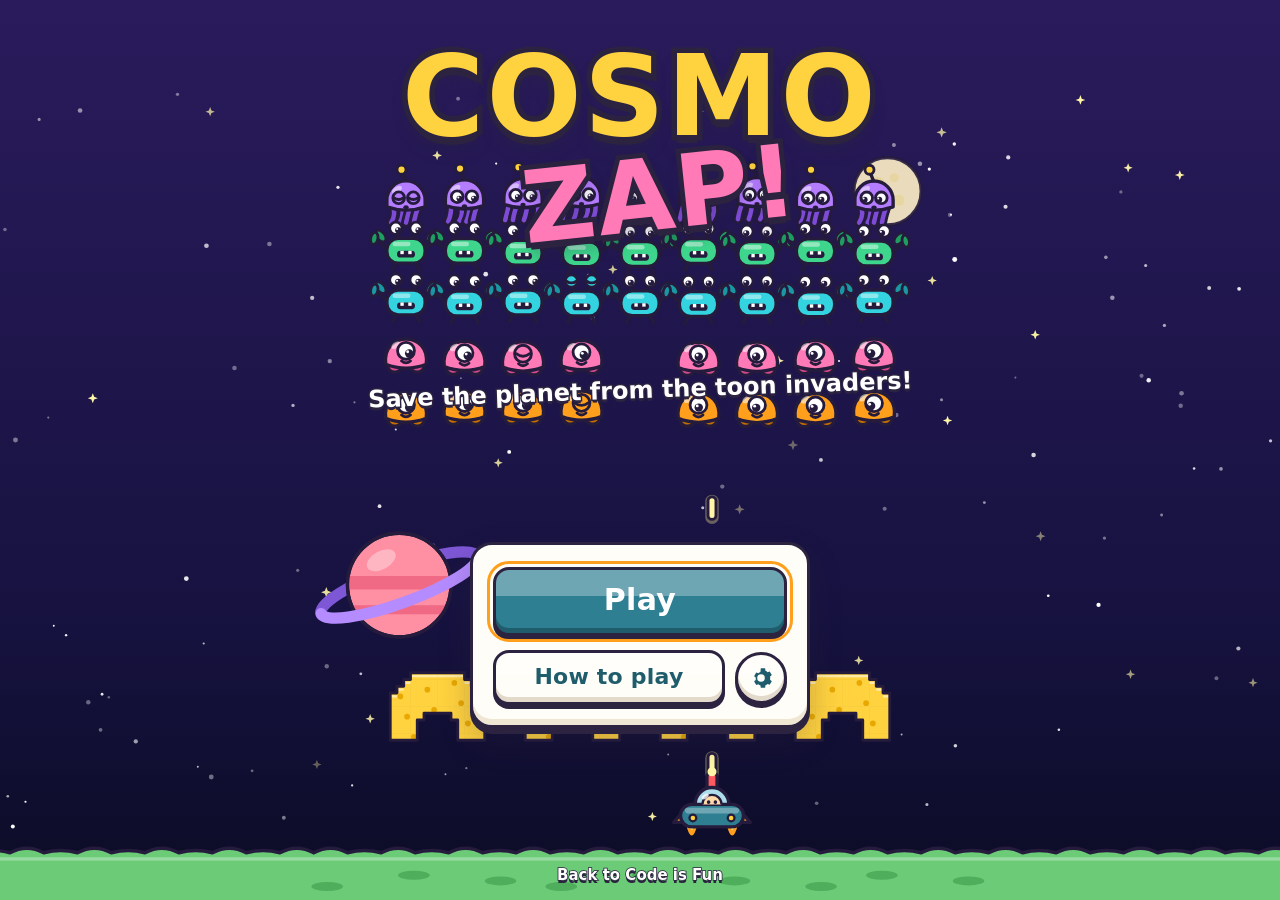
<file: invaders/index.html>
<!doctype html>
<html lang="en">
<head>
<meta charset="utf-8">
<meta name="viewport" content="width=device-width, initial-scale=1, viewport-fit=cover, user-scalable=no">
<title>Cosmo Zap! · Code is Fun</title>
<meta name="description" content="COSMO ZAP! A cartoon Space Invaders: wobbly aliens marching down, cheese bunkers, a flying saucer full of capsules, endless waves. Keyboard, mouse, gamepad or a finger on a phone.">
<meta name="theme-color" content="#2A1B5C">
<meta name="mobile-web-app-capable" content="yes">
<meta name="apple-mobile-web-app-capable" content="yes">
<link rel="icon" href="../shared/zap.svg" type="image/svg+xml">
<link rel="stylesheet" href="zap.css">
</head>
<body>
<div id="app">
	<canvas id="cv" aria-label="Cosmo Zap!"></canvas>
	<div id="safe" aria-hidden="true"></div>
	<button class="kbtn round pause" id="btPause" type="button" data-kl="paused"><svg viewBox="0 0 24 24" aria-hidden="true"><rect x="5" y="4" width="5" height="16" rx="1.5"/><rect x="14" y="4" width="5" height="16" rx="1.5"/></svg></button>

	<!-- the title -->
	<section id="scrTitle" class="screen on">
		<h1 class="logo"><span class="w1">COSMO</span><span class="w2">ZAP!</span></h1>
		<p class="tag" data-k="subtitle">Save the planet from the toon invaders!</p>
		<div class="card menu">
			<button class="kbtn big pulse" id="btPlay" type="button" data-k="play">Play</button>
			<div class="row">
				<button class="kbtn light" id="btHow" type="button" data-k="howBtn">How to play</button>
				<button class="kbtn light round" id="btSettings" type="button" data-kl="settings"><svg viewBox="0 0 24 24" aria-hidden="true"><path d="M12 8.5a3.5 3.5 0 1 0 0 7 3.5 3.5 0 0 0 0-7zm8.4 5.1 1.6 1.3-2 3.4-1.9-.7a7.8 7.8 0 0 1-2 1.2L15.8 21h-4l-.3-2a7.8 7.8 0 0 1-2-1.2l-1.9.7-2-3.4 1.6-1.3a7.6 7.6 0 0 1 0-2.3L5.6 10.3l2-3.4 1.9.7a7.8 7.8 0 0 1 2-1.2L11.8 3h4l.3 2.4a7.8 7.8 0 0 1 2 1.2l1.9-.7 2 3.4-1.6 1.3a7.6 7.6 0 0 1 0 2.3z"/></svg></button>
			</div>
			<p class="best" id="bestTitle"></p>
		</div>
		<a class="back-site" href="../" data-k="backSite">Back to Code is Fun</a>
	</section>

	<!-- how to play -->
	<section id="scrHow" class="screen dim">
		<div class="card sheet wide">
			<h2 class="ribbon" data-k="howBtn">How to play</h2>
			<p id="howText" class="how"></p>
			<h3 data-k="aliensT">The invaders</h3>
			<ul class="legend" id="legendAliens"></ul>
			<h3 data-k="capsT">Capsules</h3>
			<ul class="legend" id="legendCaps"></ul>
			<button class="kbtn" type="button" data-go="title" data-k="ok">OK!</button>
		</div>
	</section>

	<!-- pause -->
	<section id="scrPause" class="screen dim">
		<div class="card sheet">
			<h2 class="ribbon" data-k="paused">Paused</h2>
			<button class="kbtn big" id="btResume" type="button" data-k="resume">Resume</button>
			<div class="row">
				<button class="kbtn orange" id="btRestart" type="button" data-k="restart">Restart</button>
				<button class="kbtn light round" id="btSettings2" type="button" data-kl="settings"><svg viewBox="0 0 24 24" aria-hidden="true"><path d="M12 8.5a3.5 3.5 0 1 0 0 7 3.5 3.5 0 0 0 0-7zm8.4 5.1 1.6 1.3-2 3.4-1.9-.7a7.8 7.8 0 0 1-2 1.2L15.8 21h-4l-.3-2a7.8 7.8 0 0 1-2-1.2l-1.9.7-2-3.4 1.6-1.3a7.6 7.6 0 0 1 0-2.3L5.6 10.3l2-3.4 1.9.7a7.8 7.8 0 0 1 2-1.2L11.8 3h4l.3 2.4a7.8 7.8 0 0 1 2 1.2l1.9-.7 2 3.4-1.6 1.3a7.6 7.6 0 0 1 0 2.3z"/></svg></button>
			</div>
			<button class="kbtn light" type="button" data-go="menu" data-k="menu">Menu</button>
		</div>
	</section>

	<!-- game over -->
	<section id="scrOver" class="screen dim">
		<div class="card sheet">
			<h2 class="ribbon red" id="overTitle" data-k="gameOver">Game over</h2>
			<p class="lvname" id="overNote"></p>
			<div class="big-score" id="overScore">0</div>
			<div class="record" id="overRecord" data-k="newRecord">New record!</div>
			<p class="small" id="overBest"></p>
			<button class="kbtn big" id="btRetry" type="button" data-k="retry">Play again</button>
			<button class="kbtn light" type="button" data-go="menu" data-k="menu">Menu</button>
		</div>
	</section>

	<!-- settings -->
	<section id="scrSettings" class="screen dim">
		<div class="card sheet">
			<h2 class="ribbon" data-k="settings">Settings</h2>
			<label class="toggle"><span data-k="sound">Sound</span><input type="checkbox" id="setSound"><i></i></label>
			<label class="toggle"><span data-k="march">Alien march</span><input type="checkbox" id="setMarch"><i></i></label>
			<label class="toggle"><span data-k="reduced">Less motion</span><input type="checkbox" id="setReduced"><i></i></label>
			<label class="toggle"><span data-k="relaxed">Relaxed (5 lives, slower)</span><input type="checkbox" id="setRelaxed"><i></i></label>
			<div class="toggle"><span data-k="language">Language</span><span class="seg"><button type="button" data-lang="fr">FR</button><button type="button" data-lang="en">EN</button></span></div>
			<button class="kbtn" id="btSetBack" type="button" data-k="ok">OK!</button>
		</div>
	</section>
	<div id="live" class="sr-only" role="status" aria-live="polite"></div>
</div>
<script src="../shared/site.js"></script>
<script src="zap.js"></script>
</body>
</html>
</file>
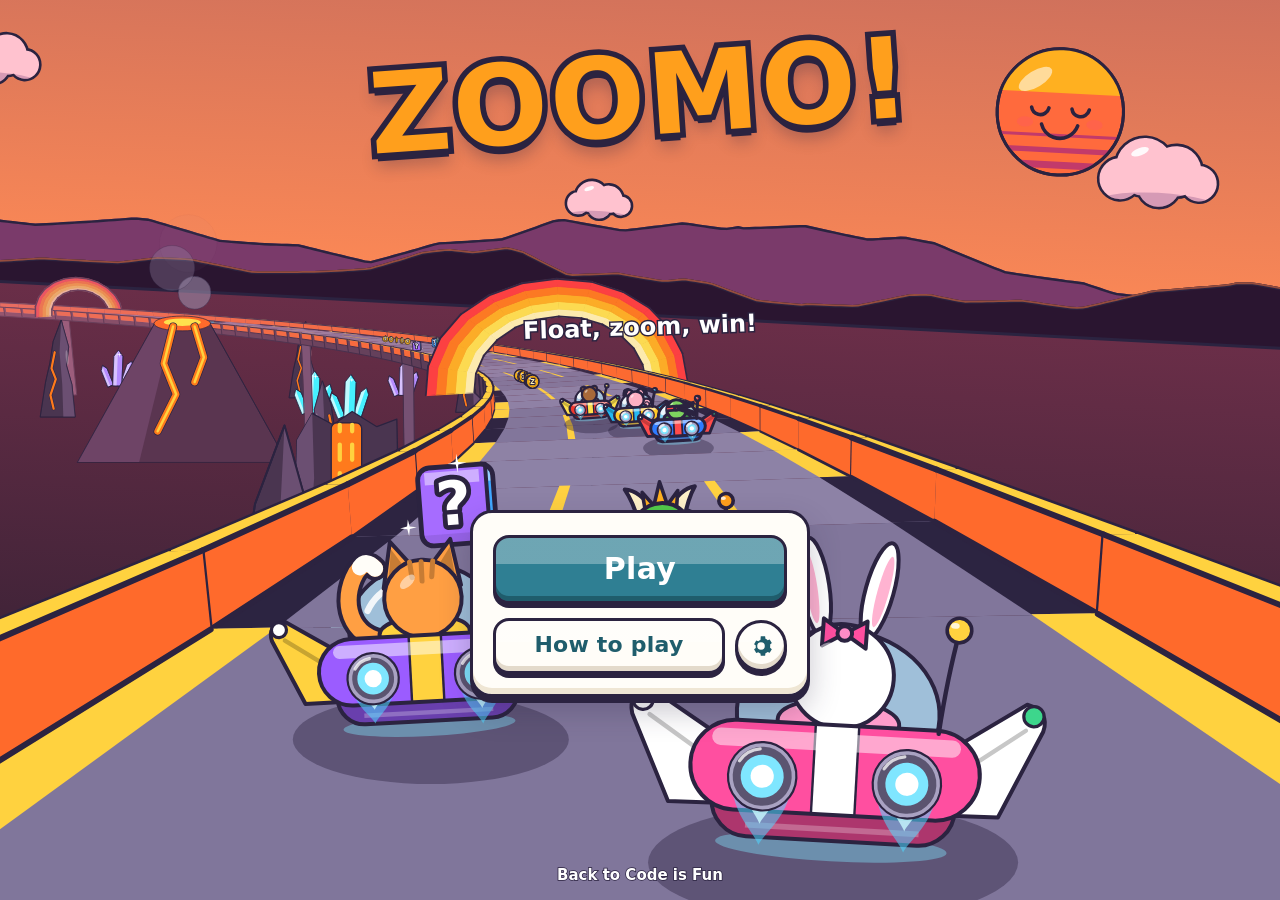
<file: race/index.html>
<!doctype html>
<html lang="en">
<head>
<meta charset="utf-8">
<meta name="viewport" content="width=device-width, initial-scale=1, viewport-fit=cover, user-scalable=no">
<title>Zoomo! · Code is Fun</title>
<meta name="description" content="ZOOMO! A cartoon anti-gravity racer: six pilots, four circuits that climb, dive and bank, speed pads, rockets, gum and bubbles. Keyboard, gamepad or a finger on a phone.">
<meta name="theme-color" content="#5EC8FF">
<meta name="mobile-web-app-capable" content="yes">
<meta name="apple-mobile-web-app-capable" content="yes">
<link rel="icon" href="../shared/zoomo.svg" type="image/svg+xml">
<link rel="stylesheet" href="zoomo.css">
</head>
<body>
<div id="app">
	<canvas id="cv" aria-label="Zoomo!"></canvas>
	<div id="safe" aria-hidden="true"></div>
	<button class="kbtn round pause" id="btPause" type="button" data-kl="paused"><svg viewBox="0 0 24 24" aria-hidden="true"><rect x="5" y="4" width="5" height="16" rx="1.5"/><rect x="14" y="4" width="5" height="16" rx="1.5"/></svg></button>

	<!-- the title -->
	<section id="scrTitle" class="screen on">
		<h1 class="logo"><span class="w1">ZOOMO!</span></h1>
		<p class="tag" data-k="subtitle">Float, zoom, win!</p>
		<div class="card menu">
			<button class="kbtn big pulse" id="btPlay" type="button" data-k="play">Play</button>
			<div class="row">
				<button class="kbtn light" id="btHow" type="button" data-k="howBtn">How to play</button>
				<button class="kbtn light round" id="btSettings" type="button" data-kl="settings"><svg viewBox="0 0 24 24" aria-hidden="true"><path d="M12 8.5a3.5 3.5 0 1 0 0 7 3.5 3.5 0 0 0 0-7zm8.4 5.1 1.6 1.3-2 3.4-1.9-.7a7.8 7.8 0 0 1-2 1.2L15.8 21h-4l-.3-2a7.8 7.8 0 0 1-2-1.2l-1.9.7-2-3.4 1.6-1.3a7.6 7.6 0 0 1 0-2.3L5.6 10.3l2-3.4 1.9.7a7.8 7.8 0 0 1 2-1.2L11.8 3h4l.3 2.4a7.8 7.8 0 0 1 2 1.2l1.9-.7 2 3.4-1.6 1.3a7.6 7.6 0 0 1 0 2.3z"/></svg></button>
			</div>
			<p class="best" id="bestTitle"></p>
		</div>
		<a class="back-site" href="../" data-k="backSite">Back to Code is Fun</a>
	</section>

	<!-- the pilot and the circuit -->
	<section id="scrSelect" class="screen dim">
		<div class="card sheet wide">
			<h2 class="ribbon" data-k="choose">Pick your racer</h2>
			<div id="pilots" class="pilots" role="group"></div>
			<p class="lvname" id="pilotName"></p>
			<div class="toggle"><span data-k="speed">Speed</span><span class="seg cls" id="classSeg"></span></div>
			<button class="kbtn big orange gpbtn" id="btGP" type="button"><canvas id="gpCup" width="64" height="64" aria-hidden="true"></canvas><span data-k="gp">Grand Prix</span></button>
			<p class="small" data-k="gpNote">The 4 circuits in a row: points for each place.</p>
			<h3 data-k="single">One race</h3>
			<div id="tracks" class="tracks"></div>
			<p class="small" data-k="starsRule">★ finish · ★★ on the podium · ★★★ first!</p>
			<button class="kbtn light" type="button" data-go="title" data-k="back">Back</button>
		</div>
	</section>

	<!-- how to play -->
	<section id="scrHow" class="screen dim">
		<div class="card sheet wide">
			<h2 class="ribbon" data-k="howBtn">How to play</h2>
			<p id="howText" class="how"></p>
			<p id="howDrift" class="how"></p>
			<h3 data-k="itemsT">The ? boxes</h3>
			<ul class="legend" id="legendItems"></ul>
			<p class="small" data-k="padsRule">Blue arrows on the track: a free boost!</p>
			<button class="kbtn" type="button" data-go="title" data-k="ok">OK!</button>
		</div>
	</section>

	<!-- pause -->
	<section id="scrPause" class="screen dim">
		<div class="card sheet">
			<h2 class="ribbon" data-k="paused">Paused</h2>
			<button class="kbtn big" id="btResume" type="button" data-k="resume">Resume</button>
			<div class="row">
				<button class="kbtn orange" id="btRestart" type="button" data-k="restart">Restart</button>
				<button class="kbtn light round" id="btSettings2" type="button" data-kl="settings"><svg viewBox="0 0 24 24" aria-hidden="true"><path d="M12 8.5a3.5 3.5 0 1 0 0 7 3.5 3.5 0 0 0 0-7zm8.4 5.1 1.6 1.3-2 3.4-1.9-.7a7.8 7.8 0 0 1-2 1.2L15.8 21h-4l-.3-2a7.8 7.8 0 0 1-2-1.2l-1.9.7-2-3.4 1.6-1.3a7.6 7.6 0 0 1 0-2.3L5.6 10.3l2-3.4 1.9.7a7.8 7.8 0 0 1 2-1.2L11.8 3h4l.3 2.4a7.8 7.8 0 0 1 2 1.2l1.9-.7 2 3.4-1.6 1.3a7.6 7.6 0 0 1 0 2.3z"/></svg></button>
			</div>
			<button class="kbtn light" type="button" data-go="menu" data-k="menu">Menu</button>
		</div>
	</section>

	<!-- the results -->
	<section id="scrResults" class="screen dim">
		<div class="card sheet">
			<h2 class="ribbon" id="resTitle">Finish!</h2>
			<p class="lvname" id="resName"></p>
			<div class="stars" id="resStars"><i class="star"></i><i class="star mid"></i><i class="star"></i></div>
			<table class="rank" id="resRank"></table>
			<p class="note" id="resNote"></p>
			<div class="record" id="resRecord" data-k="newRecord">New record!</div>
			<button class="kbtn big" id="btNext" type="button" data-k="next">Next circuit</button>
			<div class="row">
				<button class="kbtn orange" id="btRetry" type="button" data-k="retry">Retry</button>
				<button class="kbtn light" type="button" data-go="menu" data-k="menu">Menu</button>
			</div>
		</div>
	</section>

	<!-- the end of a Grand Prix -->
	<section id="scrCup" class="screen dim">
		<div class="card sheet">
			<h2 class="ribbon" data-k="cupTitle">Grand Prix!</h2>
			<p class="lvname" id="cupTitle"></p>
			<canvas id="cupArt" width="240" height="200" class="cupart" aria-hidden="true"></canvas>
			<table class="rank" id="cupRank"></table>
			<p class="note" id="cupNote"></p>
			<button class="kbtn big" id="btCupOk" type="button" data-k="menu">Menu</button>
		</div>
	</section>

	<!-- settings -->
	<section id="scrSettings" class="screen dim">
		<div class="card sheet">
			<h2 class="ribbon" data-k="settings">Settings</h2>
			<label class="toggle"><span data-k="sound">Sound</span><input type="checkbox" id="setSound"><i></i></label>
			<label class="toggle"><span data-k="music">Music</span><input type="checkbox" id="setMusic"><i></i></label>
			<label class="toggle"><span data-k="reduced">Less motion (no tilting)</span><input type="checkbox" id="setReduced"><i></i></label>
			<label class="toggle"><span data-k="easy">Easy (slower rivals)</span><input type="checkbox" id="setEasy"><i></i></label>
			<div class="toggle"><span data-k="language">Language</span><span class="seg"><button type="button" data-lang="fr">FR</button><button type="button" data-lang="en">EN</button></span></div>
			<button class="kbtn" id="btSetBack" type="button" data-k="ok">OK!</button>
		</div>
	</section>
	<div id="live" class="sr-only" role="status" aria-live="polite"></div>
</div>
<script src="../shared/site.js"></script>
<script src="art.js"></script>
<script src="zoomo.js"></script>
</body>
</html>
</file>
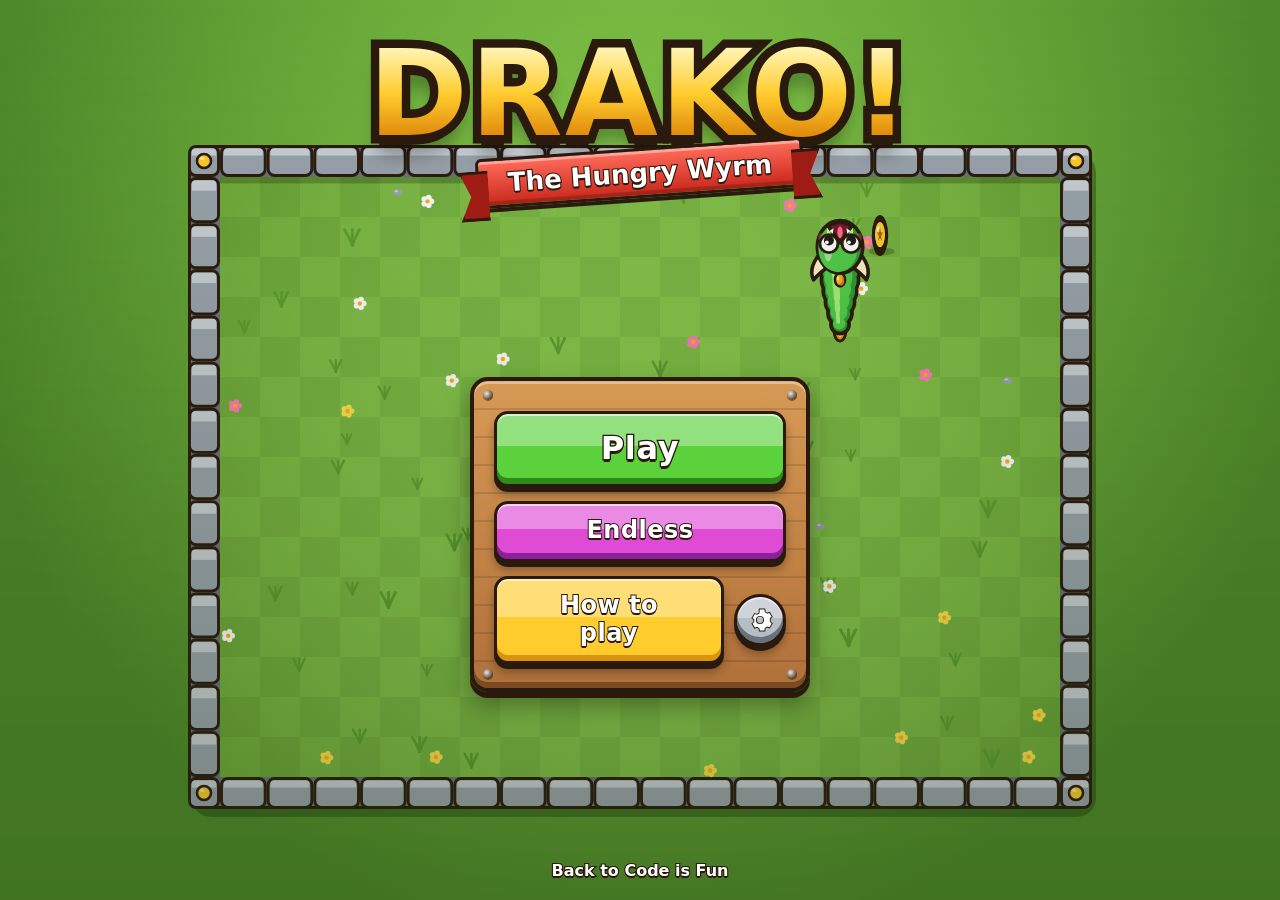
<file: snake/index.html>
<!doctype html>
<html lang="en">
<head>
<meta charset="utf-8">
<meta name="viewport" content="width=device-width, initial-scale=1, viewport-fit=cover, user-scalable=no">
<title>Drako! · Code is Fun</title>
<meta name="description" content="DRAKO! The Hungry Wyrm: a cartoon snake game. Steer Drako the baby dragon, gobble the village gold back from the goblins. Swipe on a phone, arrows on a computer.">
<meta name="theme-color" content="#4E8A2A">
<meta name="mobile-web-app-capable" content="yes">
<meta name="apple-mobile-web-app-capable" content="yes">
<meta name="apple-mobile-web-app-status-bar-style" content="black-translucent">
<link rel="icon" href="../shared/drako.svg" type="image/svg+xml">
<link rel="stylesheet" href="drako.css">
</head>
<body>
<div id="app">
	<canvas id="cv" aria-label="Drako"></canvas>
	<div id="safe" aria-hidden="true"></div>

	<!-- the HUD, during play -->
	<div id="hud" class="hud">
		<div class="pill score"><svg class="ico" viewBox="0 0 40 40" aria-hidden="true"><circle cx="20" cy="20" r="15" fill="#D8930F" stroke="#2A1A0E" stroke-width="3"/><circle cx="20" cy="19" r="11" fill="#FFCC2E"/><path d="M20 11l2.6 5.4 5.9.8-4.3 4.1 1 5.8L20 24.3l-5.2 2.8 1-5.8-4.3-4.1 5.9-.8z" fill="#D8930F"/></svg><span id="hudScore">0</span></div>
		<div class="pill goal"><span id="hudGoal">0 / 12</span><i class="bar"><b id="hudBar"></b></i></div>
		<div class="combo" id="hudCombo">x2</div>
		<button class="btn round stone pause" id="btPause" type="button" data-kl="paused"><svg viewBox="0 0 24 24" aria-hidden="true"><rect x="5" y="4" width="5" height="16" rx="1.5"/><rect x="14" y="4" width="5" height="16" rx="1.5"/></svg></button>
	</div>

	<!-- the arrows on the screen (a setting) -->
	<div id="dpad" class="dpad" aria-hidden="true">
		<button type="button" class="u" data-d="0">&#9650;</button>
		<button type="button" class="l" data-d="3">&#9664;</button>
		<i class="c"></i>
		<button type="button" class="r" data-d="1">&#9654;</button>
		<button type="button" class="d" data-d="2">&#9660;</button>
	</div>

	<!-- the title -->
	<section id="scrTitle" class="screen on">
		<div class="logo">
			<div class="logo-word" data-text="DRAKO!">DRAKO!</div>
			<div class="ribbon tilt" data-k="subtitle">The Hungry Wyrm</div>
		</div>
		<div class="panel menu">
			<button class="btn big pulse" id="btPlay" type="button" data-k="play">Play</button>
			<button class="btn elixir" id="btEndless" type="button"><span data-k="endless">Endless</span> <small id="bestTitle"></small></button>
			<div class="row">
				<button class="btn gold" id="btHow" type="button" data-k="howBtn">How to play</button>
				<button class="btn round stone" id="btSettings" type="button" data-kl="settings"><svg viewBox="0 0 24 24" aria-hidden="true"><path d="M12 8.5a3.5 3.5 0 1 0 0 7 3.5 3.5 0 0 0 0-7zm8.4 5.1 1.6 1.3-2 3.4-1.9-.7a7.8 7.8 0 0 1-2 1.2L15.8 21h-4l-.3-2a7.8 7.8 0 0 1-2-1.2l-1.9.7-2-3.4 1.6-1.3a7.6 7.6 0 0 1 0-2.3L5.6 10.3l2-3.4 1.9.7a7.8 7.8 0 0 1 2-1.2L11.8 3h4l.3 2.4a7.8 7.8 0 0 1 2 1.2l1.9-.7 2 3.4-1.6 1.3a7.6 7.6 0 0 1 0 2.3z"/></svg></button>
			</div>
			<span class="nails-b"><i></i><i></i></span>
		</div>
		<a class="back-site" href="../" data-k="backSite">Back to Code is Fun</a>
	</section>

	<!-- the villages -->
	<section id="scrLevels" class="screen">
		<button class="btn small stone back" type="button" data-go="title" data-k="back">Back</button>
		<div class="ribbon" data-k="levelSelect">Choose a village</div>
		<div class="map" id="levelMap"></div>
	</section>

	<!-- how to play -->
	<section id="scrHow" class="screen">
		<div class="panel sheet">
			<div class="ribbon" data-k="howBtn">How to play</div>
			<p data-k="howTo">Swipe or use the arrows to steer Drako.</p>
			<ul class="legend" id="legend"></ul>
			<button class="btn" type="button" data-go="title" data-k="ok">OK!</button>
			<span class="nails-b"><i></i><i></i></span>
		</div>
	</section>

	<!-- pause -->
	<section id="scrPause" class="screen dim">
		<div class="panel sheet">
			<div class="ribbon" data-k="paused">Paused</div>
			<p class="note" id="pauseNote"></p>
			<button class="btn big" id="btResume" type="button" data-k="resume">Resume</button>
			<div class="row">
				<button class="btn gold" id="btRestart" type="button" data-k="restart">Restart</button>
				<button class="btn round stone" id="btSettings2" type="button" data-kl="settings"><svg viewBox="0 0 24 24" aria-hidden="true"><path d="M12 8.5a3.5 3.5 0 1 0 0 7 3.5 3.5 0 0 0 0-7zm8.4 5.1 1.6 1.3-2 3.4-1.9-.7a7.8 7.8 0 0 1-2 1.2L15.8 21h-4l-.3-2a7.8 7.8 0 0 1-2-1.2l-1.9.7-2-3.4 1.6-1.3a7.6 7.6 0 0 1 0-2.3L5.6 10.3l2-3.4 1.9.7a7.8 7.8 0 0 1 2-1.2L11.8 3h4l.3 2.4a7.8 7.8 0 0 1 2 1.2l1.9-.7 2 3.4-1.6 1.3a7.6 7.6 0 0 1 0 2.3z"/></svg></button>
			</div>
			<button class="btn red" type="button" data-go="menu" data-k="menu">Menu</button>
			<span class="nails-b"><i></i><i></i></span>
		</div>
	</section>

	<!-- game over -->
	<section id="scrOver" class="screen dim">
		<div class="panel sheet">
			<div class="ribbon" data-k="gameOver">Oh no!</div>
			<div class="record" id="overRecord" data-k="newRecord">New record!</div>
			<div class="big-score" id="overScore">0</div>
			<p class="note" id="overNote"></p>
			<button class="btn big" id="btRetry" type="button" data-k="retry">Retry</button>
			<button class="btn red" type="button" data-go="menu" data-k="menu">Menu</button>
			<span class="nails-b"><i></i><i></i></span>
		</div>
	</section>

	<!-- level complete -->
	<section id="scrWin" class="screen dim">
		<div class="panel sheet">
			<div class="ribbon" id="winTitle" data-k="levelDone">Village saved!</div>
			<div class="stars" id="winStars"><i class="star off"></i><i class="star off mid"></i><i class="star off"></i></div>
			<div class="big-score" id="winScore">0</div>
			<p class="note" id="winNote"></p>
			<button class="btn big" id="btNext" type="button" data-k="next">Next</button>
			<div class="row">
				<button class="btn gold" id="btRetry2" type="button" data-k="retry">Retry</button>
				<button class="btn red" type="button" data-go="menu" data-k="menu">Menu</button>
			</div>
			<span class="nails-b"><i></i><i></i></span>
		</div>
	</section>

	<!-- settings -->
	<section id="scrSettings" class="screen dim">
		<div class="panel sheet">
			<div class="ribbon" data-k="settings">Settings</div>
			<label class="toggle"><span data-k="sound">Sound</span><input type="checkbox" id="setSound"><i></i></label>
			<label class="toggle"><span data-k="music">Music</span><input type="checkbox" id="setMusic"><i></i></label>
			<label class="toggle"><span data-k="dpad">On-screen arrows</span><input type="checkbox" id="setDpad"><i></i></label>
			<label class="toggle"><span data-k="vibration">Vibration</span><input type="checkbox" id="setVibrate"><i></i></label>
			<div class="toggle"><span data-k="language">Language</span><span class="seg"><button type="button" data-lang="fr">FR</button><button type="button" data-lang="en">EN</button></span></div>
			<button class="btn" id="btSetBack" type="button" data-k="ok">OK!</button>
			<span class="nails-b"><i></i><i></i></span>
		</div>
	</section>
</div>
<script src="../shared/site.js"></script>
<script src="drako.js"></script>
</body>
</html>
</file>
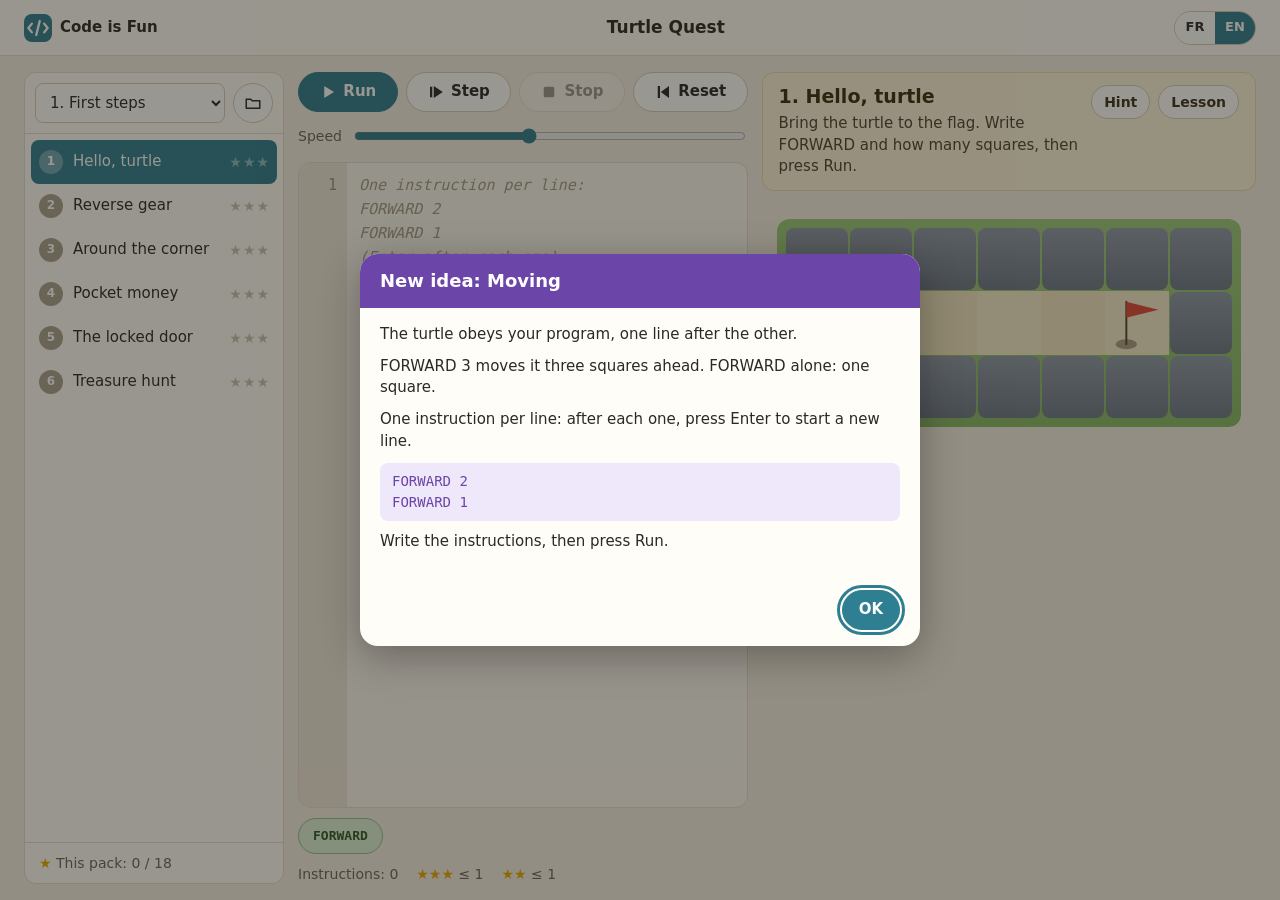
<file: turtle/index.html>
<!doctype html>
<html lang="en">
<head>
<meta charset="utf-8">
<meta name="viewport" content="width=device-width, initial-scale=1, viewport-fit=cover">
<title>Turtle Quest · Code is Fun</title>
<meta name="description" content="Learn to program by guiding a turtle: write BASIC, in English or in French, through 48 levels.">
<meta name="theme-color" content="#FFFDF8">
<link rel="icon" href="../shared/turtle.svg" type="image/svg+xml">
<link rel="stylesheet" href="../shared/site.css">
<link rel="stylesheet" href="turtle.css">
</head>
<body class="has-bar" data-pane="code">
<header class="top">
	<a class="brand" href="../"><svg viewBox="0 0 32 32" aria-hidden="true"><rect width="32" height="32" rx="9" fill="#2F7F93"/><path d="M9 11l-4 5 4 5M23 11l4 5-4 5M18 8l-4 16" stroke="#fff" stroke-width="2.6" fill="none" stroke-linecap="round" stroke-linejoin="round"/></svg><span>Code is Fun</span></a>
	<button class="btn small levels-btn" type="button"><svg viewBox="0 0 24 24" aria-hidden="true"><path d="M4 6h16M4 12h16M4 18h16" stroke="currentColor" stroke-width="2.2" stroke-linecap="round"/></svg><span class="lbl" data-en="Levels" data-fr="Niveaux">Levels</span> <span class="pack-stars"></span></button>
	<div class="game-name">Turtle Quest</div>
	<div class="lang" role="group" aria-label="Language / Langue"><button type="button" data-lang="fr">FR</button><button type="button" data-lang="en">EN</button></div>
</header>

<main class="tq">
	<nav class="levels" aria-label="Levels">
		<div class="levels-head">
			<select id="packSel" aria-label="Pack of levels"></select>
			<button class="btn icon open-pack" type="button" data-en-label="Open a pack of levels (.turtle)" data-fr-label="Ouvrir un recueil de niveaux (.turtle)"><svg viewBox="0 0 24 24"><path d="M3 7h6l2 2h10v10H3z" fill="none" stroke="currentColor" stroke-width="2" stroke-linejoin="round"/></svg></button>
			<button class="btn icon close" type="button" data-en-label="Close" data-fr-label="Fermer">✕</button>
		</div>
		<ol id="levelList"></ol>
		<div class="foot" id="packFoot"></div>
		<input type="file" id="packFile" accept=".turtle,text/plain" hidden>
	</nav>
	<div class="scrim"></div>

	<section class="level-card compact" id="card">
		<div class="card-text">
			<h1 id="lvTitle"></h1>
			<p class="text" id="lvText"></p>
			<button class="more" type="button" id="lvMore" data-en="More" data-fr="Plus">More</button>
			<p class="hint" id="lvHint" hidden></p>
		</div>
		<div class="card-btns">
			<button class="btn small" type="button" id="btHint" data-en="Hint" data-fr="Indice">Hint</button>
			<button class="btn small" type="button" id="btLesson" data-en="Lesson" data-fr="Leçon">Lesson</button>
		</div>
	</section>

	<div class="tabs" role="tablist">
		<button type="button" role="tab" id="tabCode" aria-controls="codeArea" data-pane="code" data-en="Program" data-fr="Programme">Program</button>
		<button type="button" role="tab" id="tabBoard" aria-controls="boardArea" data-pane="board" data-en="Board" data-fr="Plateau">Board</button>
	</div>

	<section class="code-area" id="codeArea">
		<div class="actions" id="actions">
			<button class="btn primary" type="button" id="btRun"><svg viewBox="0 0 24 24"><path d="M7 4l13 8-13 8z" fill="currentColor"/></svg><span data-en="Run" data-fr="Lancer">Run</span></button>
			<button class="btn" type="button" id="btStep"><svg viewBox="0 0 24 24"><path d="M4 5h3v14H4zM9 4l12 8-12 8z" fill="currentColor"/></svg><span data-en="Step" data-fr="Pas à pas">Step</span></button>
			<button class="btn" type="button" id="btStop" disabled><svg viewBox="0 0 24 24"><rect x="5" y="5" width="14" height="14" rx="2" fill="currentColor"/></svg><span data-en="Stop" data-fr="Arrêter">Stop</span></button>
			<button class="btn" type="button" id="btReset"><svg viewBox="0 0 24 24"><path d="M5 4h3v16H5zM20 4L9 12l11 8z" fill="currentColor"/></svg><span data-en="Reset" data-fr="Au départ">Reset</span></button>
			<button class="btn icon speed-btn" type="button" id="btSpeed" aria-expanded="false" data-en-label="Speed" data-fr-label="Vitesse"><svg viewBox="0 0 24 24"><path d="M12 13l4-5M4 17a8 8 0 1116 0" fill="none" stroke="currentColor" stroke-width="2.2" stroke-linecap="round"/></svg></button>
			<label class="speed" id="speedBox"><span data-en="Speed" data-fr="Vitesse">Speed</span><input type="range" id="speed" min="1" max="10" value="5"></label>
		</div>
		<div class="editor" id="editor">
			<div class="gutter" id="gutter" aria-hidden="true"></div>
			<div class="code-wrap">
				<pre class="hl" id="hl" aria-hidden="true"></pre>
				<textarea id="code" spellcheck="false" autocapitalize="off" autocomplete="off" autocorrect="off" wrap="off" aria-label="Program"></textarea>
			</div>
		</div>
		<div class="chips" id="chips" aria-label="Words"></div>
		<div class="count" id="count"></div>
	</section>

	<section class="board-area" id="boardArea" aria-label="Board">
		<canvas id="board" role="img"></canvas>
	</section>

	<!-- the free mode: the computer's screen -->
	<div class="screen-bar" id="freeBar">
		<select id="freePack" aria-label="Pack of levels"></select>
		<select id="examples" aria-label="Examples"></select>
		<button class="btn icon" type="button" id="btKeys" aria-pressed="false" data-en-label="Arrows and keys on the screen" data-fr-label="Flèches et touches à l'écran"><svg viewBox="0 0 24 24"><path d="M12 3l3 3h-2v3h-2V6H9zM12 21l-3-3h2v-3h2v3h2zM3 12l3-3v2h3v2H6v2zM21 12l-3 3v-2h-3v-2h3V9z" fill="currentColor"/></svg></button>
		<button class="btn icon" type="button" id="btFull" data-en-label="Full screen" data-fr-label="Plein écran"><svg viewBox="0 0 24 24"><path d="M4 9V4h5M15 4h5v5M20 15v5h-5M9 20H4v-5" fill="none" stroke="currentColor" stroke-width="2.2" stroke-linecap="round" stroke-linejoin="round"/></svg></button>
	</div>
	<section class="screen-area" id="screenArea" aria-label="Screen">
		<div class="screen-wrap" id="screenWrap"><canvas id="screen" tabindex="0" aria-label="The computer's screen"></canvas>
			<input id="kbd" class="kbd-input" type="text" autocomplete="off" autocapitalize="off" autocorrect="off" spellcheck="false" enterkeyhint="enter" aria-label="Keyboard">
		</div>
		<div class="keypad" id="keypad" hidden>
			<button type="button" data-key="ArrowLeft" aria-label="Left">◀</button><button type="button" data-key="ArrowUp" aria-label="Up">▲</button><button type="button" data-key="ArrowDown" aria-label="Down">▼</button><button type="button" data-key="ArrowRight" aria-label="Right">▶</button>
			<button type="button" data-key=" " class="wide" data-en="Space" data-fr="Espace">Space</button><button type="button" data-key="Enter" data-en="Enter" data-fr="Entrée">Enter</button><button type="button" data-key="Escape" data-en="Esc" data-fr="Échap">Esc</button>
			<button type="button" data-kbd="1" aria-label="Keyboard">⌨</button>
		</div>
	</section>

	<div class="msg none" id="msg" aria-live="polite"></div>
</main>

<dialog id="lesson">
	<div class="dlg-head" id="lessonTitle"></div>
	<div class="dlg-body" id="lessonBody"></div>
	<div class="dlg-foot"><button class="btn primary" type="button" id="lessonOk">OK</button></div>
</dialog>

<script src="../shared/site.js"></script>
<script src="basic.js"></script>
<script src="world.js"></script>
<script src="levels.js"></script>
<script src="font.js"></script>
<script src="three3d.js"></script>
<script src="screen.js"></script>
<script src="onyx-examples.js"></script>
<script src="app.js"></script>
</body>
</html>
</file>
<file: shared/site.css>
/* site.css -- Code is Fun: the look shared by the home page and the games (docs/DESIGN.md).
   MIT License -- Copyright (c) 2026 Stéphane Wegener and the Onyx contributors. */
:root {
	--bg: #F4EEE3; --surface: #FFFDF8; --card: #FBF3DC; --card-border: #E9D9A6;
	--text: #2B2A26; --text-2: #6B655A; --line: #E3DACB;
	--accent: #2F7F93; --accent-2: #276B7C; --accent-ink: #FFFFFF; --accent-soft: #DDEEF2;
	--star: #E8A800; --star-off: #C9C2B4; --star-text: #9A6F00;
	--ok: #2E9E4F; --ok-bg: #DFF3DA; --err: #C9372C; --err-bg: #FCE4E1; --info-bg: #E7EEF9; --info-border: #6E8FC4;
	--lesson: #6B45A8; --lesson-bg: #EFE7FA;
	--chip-word-bg: #DCEFD6; --chip-word-ink: #2C5A27; --chip-word-edge: #8CC08A;
	--chip-block-bg: #E8DDF5; --chip-block-ink: #55338A; --chip-block-edge: #B39BDB;
	--code-bg: #FAF7F0; --code-gutter: #EDE7DA; --code-hl: #F5E2A8; --code-err: #F8D4CF; --kw: #1F55B8; --comment: #8A8577; --strc: #A0522D; --numc: #8A3FA0;
	--btn: #FFFFFF; --btn-border: #D8CCB6; --btn-hover: #F6F0E4;
	--r-sm: 8px; --r-md: 12px; --r-lg: 18px; --r-pill: 999px;
	--shadow: 0 1px 2px rgb(60 40 0 / .08), 0 4px 14px rgb(60 40 0 / .06);
	--font-ui: system-ui, -apple-system, "Segoe UI", Roboto, "Helvetica Neue", Arial, sans-serif;
	--font-code: ui-monospace, "SF Mono", "Cascadia Mono", Menlo, Consolas, "DejaVu Sans Mono", monospace;
	--gutter: 24px; --header: 56px;
	color-scheme: light;
}
@media (prefers-color-scheme: dark) {
	:root:not([data-theme="light"]) {
		--bg: #1E1C19; --surface: #27241F; --card: #332D22; --card-border: #54482F;
		--text: #EEE8DC; --text-2: #B3AA98; --line: #3D372E;
		--accent: #4FA3B8; --accent-2: #63B4C8; --accent-ink: #0E1A1D; --accent-soft: #23383D;
		--btn: #302C26; --btn-border: #4A4339; --btn-hover: #3A352D;
		--ok-bg: #213826; --err-bg: #43231F; --info-bg: #222C3B; --lesson-bg: #2F2740; --star-text: #E8B83A;
		color-scheme: dark;
	}
}
* { box-sizing: border-box; }
html { -webkit-text-size-adjust: 100%; }
body { margin: 0; background: var(--bg); color: var(--text); font: 15px/1.45 var(--font-ui); }
button, input, select, textarea { font: inherit; color: inherit; }
:focus-visible { outline: 3px solid var(--accent); outline-offset: 2px; }
[hidden] { display: none !important; }
.sr-only { position: absolute; width: 1px; height: 1px; overflow: hidden; clip: rect(0 0 0 0); white-space: nowrap; }

/* ---- the header ---- */
.top { position: sticky; top: 0; z-index: 30; height: var(--header); display: flex; align-items: center; gap: 12px;
	padding: 0 var(--gutter); background: var(--surface); border-bottom: 1px solid var(--line); }
.brand { display: flex; align-items: center; gap: 8px; color: var(--text); text-decoration: none; font-weight: 700; white-space: nowrap; }
.brand svg { width: 28px; height: 28px; flex: none; }
.top .game-name { flex: 1; text-align: center; font-weight: 700; font-size: 17px; white-space: nowrap; overflow: hidden; text-overflow: ellipsis; }
.top .spacer { flex: 1; }
.lang { display: inline-flex; border: 1px solid var(--btn-border); border-radius: var(--r-pill); overflow: hidden; flex: none; }
.lang button { width: 40px; height: 32px; border: 0; background: var(--btn); cursor: pointer; font-weight: 600; font-size: 13px; }
.lang button[aria-pressed="true"] { background: var(--accent); color: var(--accent-ink); }
.top .levels-btn { display: none; }

/* ---- buttons ---- */
.btn { display: inline-flex; align-items: center; justify-content: center; gap: 6px; min-height: 40px; padding: 0 16px;
	border: 1px solid var(--btn-border); border-radius: var(--r-pill); background: var(--btn); cursor: pointer; font-weight: 600;
	white-space: nowrap; touch-action: manipulation; user-select: none; -webkit-user-select: none; }
.btn:hover:not(:disabled) { background: var(--btn-hover); }
.btn:disabled { opacity: .45; cursor: default; }
.btn.primary { background: var(--accent); border-color: var(--accent); color: var(--accent-ink); }
.btn.primary:hover:not(:disabled) { background: var(--accent-2); }
.btn.small { min-height: 34px; padding: 0 12px; font-size: 14px; }
.btn.icon { padding: 0; width: 40px; }
.btn svg { width: 18px; height: 18px; flex: none; }
.btn[aria-pressed="true"] { background: var(--accent-soft); border-color: var(--accent); }

/* ---- panels ---- */
.panel { background: var(--surface); border: 1px solid var(--line); border-radius: var(--r-md); box-shadow: var(--shadow); }
.level-card { background: var(--card); border: 1px solid var(--card-border); border-radius: var(--r-md); padding: 12px 16px; display: flex; gap: 12px; align-items: flex-start; color: #3A3220; }
.level-card h1 { margin: 0; font-size: 19px; line-height: 1.25; color: #3A2E10; }
.level-card p { margin: 4px 0 0; color: #4A4436; }
.level-card .hint { color: #8A5A00; }
.level-card .card-text { flex: 1; min-width: 0; }
.level-card .card-btns { display: flex; gap: 8px; flex: none; }
.level-card .more { display: none; }

/* ---- the message bar ---- */
.msg { display: flex; align-items: center; gap: 10px; min-height: 52px; padding: 8px 14px; border-radius: var(--r-md); border: 1px solid transparent; }
.msg:empty, .msg.none { visibility: hidden; }
.msg .ico { flex: none; width: 22px; height: 22px; border-radius: 50%; display: grid; place-items: center; color: #fff; font-weight: 700; font-size: 13px; }
.msg .txt { flex: 1; min-width: 0; white-space: pre-line; }
.msg .txt b { display: block; }
.msg.info { background: var(--info-bg); border-color: var(--info-border); } .msg.info .ico { background: var(--info-border); }
.msg.ok { background: var(--ok-bg); border-color: var(--ok); } .msg.ok .ico { background: var(--ok); }
.msg.err { background: var(--err-bg); border-color: var(--err); } .msg.err .ico { background: var(--err); }
.msg .stars { flex: none; }

/* ---- stars ---- */
.stars { display: inline-flex; gap: 1px; color: var(--star-off); font-size: 14px; letter-spacing: 0; white-space: nowrap; }
.stars .on { color: var(--star); }

/* ---- the level list (a column; a drawer below 1100 px) ---- */
.levels { display: flex; flex-direction: column; min-height: 0; background: var(--surface); border: 1px solid var(--line); border-radius: var(--r-md); overflow: hidden; }
.levels .levels-head { padding: 10px; border-bottom: 1px solid var(--line); display: flex; gap: 8px; align-items: center; }
.levels select { flex: 1; min-width: 0; min-height: 40px; padding: 0 10px; border: 1px solid var(--btn-border); border-radius: var(--r-sm); background: var(--btn); }
.levels .close { display: none; }
.levels ol { list-style: none; margin: 0; padding: 6px; overflow-y: auto; flex: 1; }
.levels li { margin: 0; }
.levels .group { display: flex; justify-content: space-between; align-items: center; padding: 10px 8px 6px; font-weight: 700; font-size: 14px; }
.levels .group .stars { font-size: 13px; color: var(--star-text); font-weight: 600; }
.lv { width: 100%; display: flex; align-items: center; gap: 10px; min-height: 44px; padding: 4px 8px; border: 0; border-radius: var(--r-sm);
	background: none; cursor: pointer; text-align: left; }
.lv:hover { background: var(--btn-hover); }
.lv[aria-current="true"] { background: var(--accent); color: var(--accent-ink); }
.lv[aria-current="true"] .stars { color: rgb(255 255 255 / .45); } .lv[aria-current="true"] .stars .on { color: #FFE27A; }
.lv .num { flex: none; width: 24px; height: 24px; border-radius: 50%; display: grid; place-items: center; font-size: 12px; font-weight: 700; color: #fff; background: #A9A291; }
.lv .num.won { background: #3E9B4F; }
.lv[aria-current="true"] .num { background: rgb(255 255 255 / .3); }
.lv .t { flex: 1; min-width: 0; overflow: hidden; text-overflow: ellipsis; white-space: nowrap; }
.lv[aria-disabled="true"] { color: var(--text-2); cursor: default; }
.lv[aria-disabled="true"] .num { background: var(--star-off); }
.levels .foot { padding: 10px 14px; border-top: 1px solid var(--line); color: var(--text-2); font-size: 14px; }
.levels .foot .on { color: var(--star); }
.scrim { display: none; }

/* ---- dialogs (the lessons, a level won) ---- */
dialog { border: 0; padding: 0; border-radius: var(--r-lg); box-shadow: 0 10px 40px rgb(0 0 0 / .3); width: min(560px, calc(100vw - 32px)); max-height: calc(100dvh - 32px);
	background: var(--surface); color: var(--text); }
dialog::backdrop { background: rgb(30 25 15 / .45); }
dialog .dlg-head { background: var(--lesson); color: #fff; padding: 14px 20px; font-weight: 700; font-size: 18px; }
dialog .dlg-body { padding: 16px 20px; overflow-y: auto; max-height: calc(100dvh - 160px); }
dialog .dlg-body p { margin: 0 0 10px; }
dialog .dlg-foot { display: flex; justify-content: flex-end; gap: 8px; padding: 12px 20px 16px; }
dialog pre { margin: 0 0 10px; padding: 8px 12px; background: var(--lesson-bg); color: var(--lesson); border-radius: var(--r-sm); font: 14px/1.5 var(--font-code); overflow-x: auto; }
@media (prefers-color-scheme: dark) { :root:not([data-theme="light"]) dialog pre { color: #CDB6F2; } }

/* ---- the drawer below 1100 px, the sheet below 700 px ---- */
@media (max-width: 1099px) {
	:root { --gutter: 16px; }
	.top .levels-btn { display: inline-flex; }
	.levels { visibility: hidden; position: fixed; z-index: 50; top: 0; left: 0; bottom: 0; width: min(320px, 88vw); border-radius: 0 var(--r-lg) var(--r-lg) 0;
		transform: translateX(-105%); transition: transform .2s ease, visibility .2s; }
	body.levels-open .levels { transform: none; visibility: visible; }
	.levels .close { display: inline-flex; }
	body.levels-open .scrim { display: block; position: fixed; inset: 0; z-index: 40; background: rgb(30 25 15 / .4); }
}
@media (max-width: 699px) {
	.top { gap: 8px; }
	.brand span, .levels-btn .lbl { display: none; }
	.top .game-name { font-size: 16px; text-align: left; }
	.levels { top: auto; right: 0; width: auto; height: 85dvh; border-radius: var(--r-lg) var(--r-lg) 0 0; transform: translateY(105%); }
	.level-card { padding: 10px 12px; }
	.level-card h1 { font-size: 17px; }
	.level-card.compact p.text { display: -webkit-box; -webkit-line-clamp: 2; -webkit-box-orient: vertical; overflow: hidden; }
	.level-card .more { display: inline; border: 0; background: none; color: var(--accent); padding: 0; font-weight: 600; cursor: pointer; }
}
@media (prefers-reduced-motion: reduce) { .levels { transition: none; } }

/* ---- the bottom action bar (phones) ---- */
.bottom-bar { display: none; }
@media (max-width: 699px) {
	.bottom-bar { display: flex; position: fixed; z-index: 20; left: 0; right: 0; bottom: 0; gap: 8px; padding: 10px 16px calc(10px + env(safe-area-inset-bottom));
		background: var(--surface); border-top: 1px solid var(--line); box-shadow: 0 -4px 14px rgb(60 40 0 / .08); }
	.bottom-bar .btn { flex: 1; min-height: 44px; padding: 0 8px; }
	body.has-bar { padding-bottom: calc(72px + env(safe-area-inset-bottom)); }
}

/* ---- the home page ---- */
.home { max-width: 1040px; margin: 0 auto; padding: 32px var(--gutter) 48px; }
.home .hero { text-align: center; margin: 8px 0 32px; }
.home .hero h1 { font-size: clamp(28px, 6vw, 44px); margin: 0 0 6px; }
.home .hero p { margin: 0; color: var(--text-2); font-size: 18px; }
.games { display: grid; grid-template-columns: repeat(auto-fit, minmax(280px, 1fr)); gap: 24px; }
.game-card { display: flex; flex-direction: column; overflow: hidden; text-decoration: none; color: inherit; }
.game-card .thumb { aspect-ratio: 16 / 10; display: block; width: 100%; }
.game-card .body { padding: 16px 20px 20px; display: flex; flex-direction: column; gap: 8px; flex: 1; }
.game-card h2 { margin: 0; font-size: 22px; }
.game-card p { margin: 0; color: var(--text-2); }
.game-card .row { margin-top: auto; display: flex; align-items: center; justify-content: space-between; padding-top: 8px; }
.game-card .progress { color: var(--star-text); font-weight: 600; }
.game-card:hover .btn { background: var(--accent-2); }
.home footer { margin-top: 40px; text-align: center; color: var(--text-2); font-size: 14px; }
.home footer a { color: var(--accent); }
</file>
<file: brick/briko.css>
/* briko.css -- BRIKO BOOM!: the cartoon look (thick ink outlines, flat candy colours, a highlight band, chunky buttons).
   MIT License -- Copyright (c) 2026 Stéphane Wegener and the Onyx contributors. */
:root {
	--ol: #2B2340; --cream: #FFFDF8; --teal: #2F7F93; --teal-d: #1F5D6C; --orange: #FF9F1C; --orange-d: #C46F00;
	--red: #FF5A5F; --red-d: #C2313A; --yellow: #FFD23F; --green: #3DD68C; --purple: #A66CFF;
	--font: system-ui, -apple-system, "Segoe UI", Roboto, "Helvetica Neue", Arial, sans-serif;
	--st: env(safe-area-inset-top, 0px); --sb: env(safe-area-inset-bottom, 0px);
	--sl: env(safe-area-inset-left, 0px); --sr: env(safe-area-inset-right, 0px);
}
* { box-sizing: border-box; }
html, body {
	margin: 0; height: 100%; overflow: hidden; overscroll-behavior: none; touch-action: none;
	user-select: none; -webkit-user-select: none; -webkit-touch-callout: none; -webkit-tap-highlight-color: transparent;
}
body { background: linear-gradient(#FFD6E8, #FFF4D6); font-family: var(--font); color: var(--ol); }
#app { position: fixed; inset: 0; }
#cv { position: absolute; inset: 0; width: 100%; height: 100%; display: block; touch-action: none; }
#safe { position: fixed; top: var(--st); bottom: var(--sb); left: var(--sl); right: var(--sr); pointer-events: none; visibility: hidden; }
.sr-only { position: absolute; width: 1px; height: 1px; overflow: hidden; clip: rect(0 0 0 0); white-space: nowrap; }

/* -- buttons: ink outline, a highlight band, a hard bottom shadow that disappears when pressed -- */
.kbtn {
	--c: var(--teal); --d: var(--teal-d); --ink: #fff;
	font: 800 clamp(17px, 4.6vw, 22px)/1.1 var(--font); color: var(--ink); letter-spacing: .01em;
	padding: .55em 1.3em .6em; border: 3px solid var(--ol); border-radius: 16px; cursor: pointer; position: relative;
	background: linear-gradient(to bottom, rgba(255,255,255,.3) 0 42%, rgba(255,255,255,0) 42%), var(--c);
	box-shadow: inset 0 -5px 0 var(--d), 0 4px 0 var(--ol); min-height: 48px;
	transition: transform .07s, box-shadow .07s; touch-action: manipulation; white-space: nowrap;
}
.kbtn:active, .kbtn.pressed { transform: translateY(3px); box-shadow: inset 0 -3px 0 var(--d), 0 1px 0 var(--ol); }
.kbtn:focus-visible { outline: 3px solid var(--orange); outline-offset: 3px; }
.kbtn.orange { --c: var(--orange); --d: var(--orange-d); }
.kbtn.light { --c: var(--cream); --d: #E3DACB; --ink: var(--teal-d); }
.kbtn.big { font-size: clamp(22px, 6.4vw, 30px); padding: .45em 1.6em .55em; }
.kbtn.round { width: 52px; height: 52px; padding: 0; display: grid; place-items: center; border-radius: 50%; flex: none; }
.kbtn.round svg { width: 26px; height: 26px; fill: currentColor; }
.kbtn.pulse { animation: pulse 1.6s ease-in-out infinite; }
@keyframes pulse { 0%, 70%, 100% { scale: 1; } 85% { scale: 1.06; } }
.kbtn:disabled { filter: grayscale(.8); opacity: .6; cursor: default; }

/* the pause button over the playfield (placed by layout ()) */
.kbtn.pause { position: absolute; display: none; z-index: 5; --c: var(--cream); --d: #E3DACB; --ink: var(--ol); }
.kbtn.pause.on { display: grid; }
.pause svg { width: 22px !important; height: 22px !important; }

/* -- cards and ribbons -- */
.card {
	position: relative; background: var(--cream); border: 3px solid var(--ol); border-radius: 22px; padding: 22px 20px 20px;
	box-shadow: inset 0 -6px 0 #EFE6D4, 0 6px 0 var(--ol), 0 14px 30px rgba(43,35,64,.25);
}
.ribbon {
	display: block; width: max-content; max-width: 94%; margin: -46px auto 6px; padding: .22em 1em .3em;
	font: 900 clamp(22px, 6.4vw, 30px)/1.15 var(--font); color: #fff; text-align: center; white-space: nowrap;
	background: linear-gradient(to bottom, rgba(255,255,255,.3) 0 45%, rgba(255,255,255,0) 45%), var(--teal);
	border: 3px solid var(--ol); border-radius: 14px; transform: rotate(-2deg);
	-webkit-text-stroke: .1em var(--ol); paint-order: stroke fill; box-shadow: 0 4px 0 var(--ol);
}
.ribbon.red { background: linear-gradient(to bottom, rgba(255,255,255,.3) 0 45%, rgba(255,255,255,0) 45%), var(--red); }
.stars { display: flex; gap: 6px; justify-content: center; align-items: flex-start; margin: 2px 0; }
.star {
	width: 58px; aspect-ratio: 1; background: var(--ol); display: grid; place-items: center;
	clip-path: polygon(50% 2%, 63% 36%, 98% 37%, 70% 59%, 80% 95%, 50% 74%, 20% 95%, 30% 59%, 2% 37%, 37% 36%);
}
.star::after {
	content: ""; width: 76%; aspect-ratio: 1; background: #D9D0BF;
	clip-path: polygon(50% 2%, 63% 36%, 98% 37%, 70% 59%, 80% 95%, 50% 74%, 20% 95%, 30% 59%, 2% 37%, 37% 36%);
}
.star.on::after { background: radial-gradient(circle at 40% 30%, #FFF6A8, var(--yellow) 45%, #F0A500); }
.star.mid { width: 74px; margin-top: -12px; }
.star.pop { animation: starpop .45s cubic-bezier(.3, 1.8, .5, 1) both; }
@keyframes starpop { from { transform: scale(0) rotate(-50deg); } }

/* -- screens -- */
.screen {
	position: absolute; inset: 0; display: none; flex-direction: column; align-items: center; justify-content: center; gap: 14px;
	padding: calc(var(--st) + 16px) calc(var(--sr) + 16px) calc(var(--sb) + 16px) calc(var(--sl) + 16px);
	overflow-y: auto; touch-action: pan-y; z-index: 10;
}
.screen.on { display: flex; animation: slidein .35s cubic-bezier(.3, 1.5, .5, 1); }
@keyframes slidein { from { opacity: 0; transform: translateY(30px); } }
.screen.dim { background: rgba(43, 35, 64, .55); }
.sheet { width: min(370px, 100%); display: flex; flex-direction: column; align-items: stretch; gap: 12px; margin-top: 36px; text-align: center; flex: none; }
.sheet.wide { width: min(560px, 100%); }
.sheet p { margin: 0; font-size: 16px; line-height: 1.4; }
.sheet h3 { margin: 4px 0 0; font-size: 17px; text-align: left; color: var(--teal-d); }
.sheet .small { font-size: 14px; color: #6B6280; }
.row { display: flex; gap: 10px; justify-content: center; align-items: center; }
.row .kbtn:not(.round) { flex: 1; }
.note:empty { display: none; }
.lvname { font-weight: 800; font-size: 19px !important; color: var(--teal-d); }
.big-score { font: 900 50px/1 var(--font); color: var(--yellow); -webkit-text-stroke: .09em var(--ol); paint-order: stroke fill; text-shadow: 0 4px 0 var(--ol); }
.record { display: none; align-self: center; padding: 3px 14px; border-radius: 20px; background: var(--red); color: #fff; font-weight: 900; border: 3px solid var(--ol);
	-webkit-text-stroke: .08em var(--ol); paint-order: stroke fill; animation: wob .8s ease-in-out infinite alternate; }
.record.on { display: block; }
@keyframes wob { from { transform: rotate(-4deg) scale(1); } to { transform: rotate(4deg) scale(1.08); } }
.tally { width: 100%; border-collapse: collapse; font-size: 16px; }
.tally td { padding: 3px 4px; text-align: left; }
.tally td + td { text-align: right; font-weight: 800; font-variant-numeric: tabular-nums; }
.tally tr + tr td { border-top: 2px dashed #E3DACB; }

/* title */
#scrTitle { justify-content: space-between; }
.logo { margin: max(3vh, 10px) 0 0; display: flex; flex-direction: column; align-items: center; line-height: .9; animation: bob 2.4s ease-in-out infinite; }
@keyframes bob { 50% { transform: translateY(-5px) rotate(-1.5deg); } }
.logo span { font: 900 clamp(60px, 19vw, 112px)/.95 var(--font); letter-spacing: .02em; -webkit-text-stroke: .1em var(--ol); paint-order: stroke fill;
	text-shadow: 0 .07em 0 var(--ol), 0 .12em 16px rgba(43,35,64,.3); }
.logo .w1 { color: var(--teal); }
.logo .w2 { color: var(--orange); transform: rotate(-6deg) translateX(.2em); font-size: clamp(54px, 17vw, 100px); }
.tag { margin: -6px 0 0; font: 800 clamp(18px, 5vw, 24px) var(--font); color: #fff; -webkit-text-stroke: .12em var(--ol); paint-order: stroke fill; transform: rotate(-2deg); }
.menu { width: min(340px, 100%); display: flex; flex-direction: column; gap: 14px; }
.menu .best { margin: 0; text-align: center; font-weight: 800; color: var(--teal-d); }
.menu .best:empty { display: none; }
.back-site { color: #fff; font-size: 15px; font-weight: 800; -webkit-text-stroke: .1em var(--ol); paint-order: stroke fill; text-decoration: none; }

/* levels */
.worlds { display: flex; flex-direction: column; gap: 10px; }
.world h3 { margin: 0 0 6px; display: flex; align-items: center; gap: 8px; }
.world h3 i { width: 22px; height: 22px; border-radius: 50%; border: 3px solid var(--ol); flex: none; }
.tiles { display: grid; grid-template-columns: repeat(4, 1fr); gap: 8px; }
.tile {
	display: flex; flex-direction: column; align-items: center; justify-content: center; gap: 2px; min-height: 84px; padding: 6px 2px;
	border: 3px solid var(--ol); border-radius: 16px; cursor: pointer; font-family: var(--font); color: var(--ol);
	background: linear-gradient(to bottom, rgba(255,255,255,.45) 0 40%, rgba(255,255,255,0) 40%), var(--c, #FFD23F);
	box-shadow: 0 4px 0 var(--ol); transition: transform .07s, box-shadow .07s; touch-action: manipulation;
}
.tile:active { transform: translateY(3px); box-shadow: 0 1px 0 var(--ol); }
.tile:focus-visible { outline: 3px solid var(--orange); outline-offset: 3px; }
.tile b { font-size: 26px; line-height: 1; -webkit-text-stroke: .1em var(--ol); paint-order: stroke fill; color: #fff; }
.tile small { font-size: 11px; font-weight: 700; line-height: 1.1; max-width: 100%; overflow: hidden; text-overflow: ellipsis; white-space: nowrap; padding: 0 4px; }
.tile .mini { display: flex; gap: 1px; }
.tile .mini .star { width: 16px; }
.tile.locked { background: #D9D0BF; cursor: default; box-shadow: 0 4px 0 var(--ol); transform: none; }
.tile.locked svg { width: 26px; height: 26px; }
.tile.next b { animation: pulse 1.4s ease-in-out infinite; }

/* how to play */
.how { text-align: left; }
.legend { list-style: none; margin: 0; padding: 0; display: grid; grid-template-columns: repeat(auto-fill, minmax(230px, 1fr)); gap: 4px 12px; text-align: left; }
.legend li { display: flex; align-items: center; gap: 10px; font-size: 14.5px; line-height: 1.25; }
.legend canvas { width: 46px; height: 28px; flex: none; }

/* settings */
.toggle { display: flex; align-items: center; justify-content: space-between; gap: 12px; font-size: 17px; font-weight: 700; cursor: pointer; text-align: left; }
.toggle input { position: absolute; opacity: 0; pointer-events: none; }
.toggle i { width: 60px; height: 32px; border-radius: 20px; border: 3px solid var(--ol); background: #D9D0BF; position: relative; flex: none; transition: background .15s; }
.toggle i::after { content: ""; position: absolute; top: 2px; left: 2px; width: 22px; height: 22px; border-radius: 50%; border: 2px solid var(--ol); background: #fff; transition: transform .15s; }
.toggle input:checked + i { background: var(--green); }
.toggle input:checked + i::after { transform: translateX(28px); }
.toggle input:focus-visible + i { outline: 3px solid var(--orange); outline-offset: 2px; }
.seg { display: flex; border: 3px solid var(--ol); border-radius: 12px; overflow: hidden; flex: none; }
.seg button { font: 800 16px var(--font); color: var(--ol); background: var(--cream); border: 0; padding: 6px 14px; cursor: pointer; }
.seg button[aria-pressed="true"] { background: var(--teal); color: #fff; }

/* landscape phones: the title side by side */
@media (orientation: landscape) and (max-height: 560px) {
	#scrTitle { flex-direction: row; justify-content: space-evenly; flex-wrap: wrap; align-content: center; }
	.logo span { font-size: clamp(48px, 15vh, 90px); }
	.tag { display: none; }
	.back-site { position: absolute; bottom: calc(var(--sb) + 6px); left: 0; right: 0; text-align: center; }
	.sheet { margin-top: 30px; gap: 8px; }
	.kbtn.big { font-size: 22px; }
	.tiles { grid-template-columns: repeat(4, 1fr); }
	.tile { min-height: 64px; }
}
@media (prefers-reduced-motion: reduce) { *, *::before, *::after { animation: none !important; transition: none !important; } }
</file>
<file: circuits/circuits.css>
/* circuits.css -- Circuits' layout: the levels, the level (card, palette, board, message) and the bench (the truth
   table, the gate count, Step / Reset / Check) on a desktop; a drawer on a tablet; one column and a bottom bar on a phone.
   MIT License -- Copyright (c) 2026 Stéphane Wegener and the Onyx contributors. */
.cq { display: grid; gap: 12px; padding: 16px var(--gutter); height: calc(100dvh - var(--header));
	grid-template-columns: 260px minmax(0, 1fr) 300px;
	grid-template-rows: auto auto minmax(0, 1fr) auto;
	grid-template-areas: "levels card bench" "levels palette bench" "levels board bench" "levels msg bench"; }
.cq .levels { grid-area: levels; }
.cq .level-card { grid-area: card; }
.cq .palette { grid-area: palette; }
.cq .board-area { grid-area: board; min-height: 0; min-width: 0; display: flex; flex-direction: column; align-items: center; justify-content: center; gap: 8px; }
.cq .msg { grid-area: msg; }
.cq .msg .btn { flex: none; }
.cq .bench { grid-area: bench; display: flex; flex-direction: column; gap: 12px; min-height: 0; }
.levels .head-title { flex: 1; padding-left: 4px; }
.lv .lock { flex: none; width: 24px; height: 24px; display: grid; place-items: center; color: var(--text-2); }

/* the palette */
.palette { display: flex; align-items: center; gap: 6px; padding: 6px; background: var(--surface); border: 1px solid var(--line); border-radius: var(--r-md); min-width: 0; }
.palette .tools { display: flex; gap: 4px; overflow-x: auto; min-width: 0; scrollbar-width: none; }
.palette .edit { margin-left: auto; display: flex; gap: 4px; flex: none; }
.palette .edit .btn { border-color: transparent; background: none; }
.palette .edit .btn:hover:not(:disabled) { background: var(--btn-hover); }
.tool { flex: none; width: 54px; height: 50px; display: flex; flex-direction: column; align-items: center; justify-content: center; gap: 1px; padding: 0;
	border: 1px solid transparent; border-radius: var(--r-sm); background: none; cursor: pointer; font-size: 11px; font-weight: 600; color: var(--text); touch-action: manipulation; }
.tool svg { width: 34px; height: 24px; }
.tool:hover { background: var(--btn-hover); }
.tool[aria-pressed="true"] { background: var(--accent-soft); border-color: var(--accent); }
.tool.sel { border-right: 1px solid var(--line); border-radius: var(--r-sm) 0 0 var(--r-sm); margin-right: 4px; }
.no-gate { color: var(--text-2); font-size: 14px; padding: 0 8px; }

/* the board */
#board { display: block; touch-action: none; border-radius: 10px; max-width: 100%; }
.rotate-tip { margin: 0; display: flex; align-items: center; gap: 10px; color: var(--text-2); font-size: 14px; }

/* the bench */
.bench h2 { margin: 0 0 6px; font-size: 14px; font-weight: 600; color: var(--text-2); }
.table-wrap { background: var(--surface); border: 1px solid var(--line); border-radius: var(--r-md); padding: 6px; overflow: auto; }
#table { width: 100%; border-collapse: collapse; font-variant-numeric: tabular-nums; }
#table th { font-size: 13px; padding: 2px 4px; text-align: center; }
#table thead tr:first-child th { font-size: 11px; color: var(--text-2); letter-spacing: .04em; }
#table td { text-align: center; padding: 0 4px; height: 26px; color: var(--text-2); }
#table td.one { color: var(--text); }
#table td.out { font-weight: 700; }
#table td.bad { color: var(--err); }
#table .sep { border-left: 1px solid var(--line); }
#table tbody tr { cursor: pointer; }
#table tbody tr:nth-child(even) td { background: rgb(128 110 80 / .05); }
#table tbody tr:hover td { background: var(--accent-soft); }
#table tbody tr.cur td { box-shadow: inset 0 2px 0 var(--accent), inset 0 -2px 0 var(--accent); }
#table tbody tr.cur td:first-child { box-shadow: inset 2px 2px 0 var(--accent), inset 0 -2px 0 var(--accent); border-radius: 6px 0 0 6px; }
#table tbody tr.cur td:last-child { box-shadow: inset -2px 2px 0 var(--accent), inset 0 -2px 0 var(--accent); border-radius: 0 6px 6px 0; }
#table tbody tr.wrong td { background: var(--err-bg); }
#table tbody tr.wrong.cur td { box-shadow: inset 0 2px 0 var(--err), inset 0 -2px 0 var(--err); }
#table td.mark { width: 22px; font-weight: 700; }
#table td.mark.ok { color: var(--ok); } #table td.mark.no { color: var(--err); } #table td.mark.at { color: var(--accent); }
.count { display: flex; flex-wrap: wrap; align-items: baseline; gap: 2px 10px; }
.count .big { font-size: 32px; font-weight: 700; line-height: 1; }
.count .big.good { color: var(--ok); }
.count .par { color: var(--text-2); font-size: 14px; }
.count .par .st { color: var(--star); }
.count .depth { flex-basis: 100%; color: var(--text-2); font-size: 14px; }
.mode { margin: 0; color: var(--text-2); font-size: 14px; }
.mode.step { color: var(--accent); font-weight: 600; }
.bench-side { display: flex; flex-direction: column; gap: 10px; flex: 1; }
.sim { margin-top: auto; display: grid; grid-template-columns: 1fr 1fr; gap: 8px; }
.sim .check { grid-column: 1 / -1; min-height: 46px; }
.bench-table { min-height: 0; display: flex; flex-direction: column; }

/* the cards */
.ok-head { background: var(--ok) !important; }
.result-body { text-align: center; }
.result-body .big-stars { font-size: 40px; letter-spacing: 6px; }
.result-body .rec { color: var(--star-text); font-weight: 700; }
.lesson-figure { display: flex; gap: 16px; align-items: center; justify-content: center; flex-wrap: wrap; margin: 4px 0 14px; }
.lesson-figure table { border-collapse: collapse; background: var(--lesson-bg); border-radius: 8px; font-variant-numeric: tabular-nums; }
.lesson-figure th, .lesson-figure td { padding: 2px 10px; text-align: center; }
.lesson-figure th { color: var(--lesson); border-bottom: 1px solid #C9B8E6; }
.lesson-figure td.on { color: #21A346; font-weight: 700; }

/* a tablet: the levels in the drawer; under 900 px the bench under the board */
@media (max-width: 1099px) {
	.cq { grid-template-columns: minmax(0, 1fr) 280px; grid-template-areas: "card bench" "palette bench" "board bench" "msg bench"; }
}
@media (max-width: 899px) {
	.cq { height: auto; align-content: start; grid-template-columns: minmax(0, 1fr); grid-template-rows: none; grid-template-areas: "card" "palette" "board" "msg" "bench"; }
	.cq .bench { flex-direction: row; align-items: stretch; }
	.bench-table { flex: 1.3; } .bench-side { flex: 1; }
}
/* a phone: one column, the palette held under the header, Step / Reset / Check in a bar at the bottom */
@media (max-width: 699px) {
	.cq { gap: 10px; padding-top: 10px; }
	.cq .palette { position: sticky; top: calc(var(--header) + 4px); z-index: 10; box-shadow: var(--shadow); }
	.cq .bench { flex-direction: column; }
	#table td { height: 36px; }
	.sim { position: fixed; z-index: 20; left: 0; right: 0; bottom: 0; grid-template-columns: 1fr 1fr 1.2fr; margin: 0; padding: 10px 16px calc(10px + env(safe-area-inset-bottom));
		background: var(--surface); border-top: 1px solid var(--line); box-shadow: 0 -4px 14px rgb(60 40 0 / .08); }
	.sim .btn { min-height: 44px; min-width: 0; padding: 0 8px; font-size: 14px; }
	.sim .btn svg { display: none; }
	.sim .check { grid-column: auto; min-height: 44px; }
	.tool { width: 46px; }
	.palette .edit .btn { width: 36px; }
}
@media (orientation: landscape) and (max-height: 500px) {
	.cq { height: auto; grid-template-columns: minmax(0, 1fr) 260px; grid-template-areas: "card bench" "palette bench" "board bench" "msg bench"; }
	.cq .bench { flex-direction: column; }
	.sim { position: static; grid-template-columns: 1fr 1fr; box-shadow: none; border: 0; padding: 0; background: none; }
	.sim .check { grid-column: 1 / -1; }
	body.has-bar { padding-bottom: 0; }
}
</file>
<file: invaders/zap.css>
/* zap.css -- COSMO ZAP!: the cartoon look (thick ink outlines, flat candy colours, a highlight band, chunky buttons), in space.
   MIT License -- Copyright (c) 2026 Stéphane Wegener and the Onyx contributors. */
:root {
	--ol: #2B2340; --cream: #FFFDF8; --teal: #2F7F93; --teal-d: #1F5D6C; --orange: #FF9F1C; --orange-d: #C46F00;
	--red: #FF5A5F; --red-d: #C2313A; --yellow: #FFD23F; --green: #3DD68C; --purple: #A66CFF;
	--font: system-ui, -apple-system, "Segoe UI", Roboto, "Helvetica Neue", Arial, sans-serif;
	--st: env(safe-area-inset-top, 0px); --sb: env(safe-area-inset-bottom, 0px);
	--sl: env(safe-area-inset-left, 0px); --sr: env(safe-area-inset-right, 0px);
}
* { box-sizing: border-box; }
html, body {
	margin: 0; height: 100%; overflow: hidden; overscroll-behavior: none; touch-action: none;
	user-select: none; -webkit-user-select: none; -webkit-touch-callout: none; -webkit-tap-highlight-color: transparent;
}
body { background: linear-gradient(#2A1B5C, #0B0B24); font-family: var(--font); color: var(--ol); }
#app { position: fixed; inset: 0; }
#cv { position: absolute; inset: 0; width: 100%; height: 100%; display: block; touch-action: none; }
#safe { position: fixed; top: var(--st); bottom: var(--sb); left: var(--sl); right: var(--sr); pointer-events: none; visibility: hidden; }
.sr-only { position: absolute; width: 1px; height: 1px; overflow: hidden; clip: rect(0 0 0 0); white-space: nowrap; }

/* -- buttons: ink outline, a highlight band, a hard bottom shadow that disappears when pressed -- */
.kbtn {
	--c: var(--teal); --d: var(--teal-d); --ink: #fff;
	font: 800 clamp(17px, 4.6vw, 22px)/1.1 var(--font); color: var(--ink); letter-spacing: .01em;
	padding: .55em 1.3em .6em; border: 3px solid var(--ol); border-radius: 16px; cursor: pointer; position: relative;
	background: linear-gradient(to bottom, rgba(255,255,255,.3) 0 42%, rgba(255,255,255,0) 42%), var(--c);
	box-shadow: inset 0 -5px 0 var(--d), 0 4px 0 var(--ol); min-height: 48px;
	transition: transform .07s, box-shadow .07s; touch-action: manipulation; white-space: nowrap;
}
.kbtn:active, .kbtn.pressed { transform: translateY(3px); box-shadow: inset 0 -3px 0 var(--d), 0 1px 0 var(--ol); }
.kbtn:focus-visible { outline: 3px solid var(--orange); outline-offset: 3px; }
.kbtn.orange { --c: var(--orange); --d: var(--orange-d); }
.kbtn.light { --c: var(--cream); --d: #E3DACB; --ink: var(--teal-d); }
.kbtn.big { font-size: clamp(22px, 6.4vw, 30px); padding: .45em 1.6em .55em; }
.kbtn.round { width: 52px; height: 52px; padding: 0; display: grid; place-items: center; border-radius: 50%; flex: none; }
.kbtn.round svg { width: 26px; height: 26px; fill: currentColor; }
.kbtn.pulse { animation: pulse 1.6s ease-in-out infinite; }
@keyframes pulse { 0%, 70%, 100% { scale: 1; } 85% { scale: 1.06; } }
.kbtn:disabled { filter: grayscale(.8); opacity: .6; cursor: default; }

/* the pause button over the playfield (placed by layout ()) */
.kbtn.pause { position: absolute; display: none; z-index: 5; --c: var(--cream); --d: #E3DACB; --ink: var(--ol); }
.kbtn.pause.on { display: grid; }
.pause svg { width: 22px !important; height: 22px !important; }

/* -- cards and ribbons -- */
.card {
	position: relative; background: var(--cream); border: 3px solid var(--ol); border-radius: 22px; padding: 22px 20px 20px;
	box-shadow: inset 0 -6px 0 #EFE6D4, 0 6px 0 var(--ol), 0 14px 30px rgba(43,35,64,.25);
}
.ribbon {
	display: block; width: max-content; max-width: 94%; margin: -46px auto 6px; padding: .22em 1em .3em;
	font: 900 clamp(22px, 6.4vw, 30px)/1.15 var(--font); color: #fff; text-align: center; white-space: nowrap;
	background: linear-gradient(to bottom, rgba(255,255,255,.3) 0 45%, rgba(255,255,255,0) 45%), var(--teal);
	border: 3px solid var(--ol); border-radius: 14px; transform: rotate(-2deg);
	-webkit-text-stroke: .1em var(--ol); paint-order: stroke fill; box-shadow: 0 4px 0 var(--ol);
}
.ribbon.red { background: linear-gradient(to bottom, rgba(255,255,255,.3) 0 45%, rgba(255,255,255,0) 45%), var(--red); }
.stars { display: flex; gap: 6px; justify-content: center; align-items: flex-start; margin: 2px 0; }
.star {
	width: 58px; aspect-ratio: 1; background: var(--ol); display: grid; place-items: center;
	clip-path: polygon(50% 2%, 63% 36%, 98% 37%, 70% 59%, 80% 95%, 50% 74%, 20% 95%, 30% 59%, 2% 37%, 37% 36%);
}
.star::after {
	content: ""; width: 76%; aspect-ratio: 1; background: #D9D0BF;
	clip-path: polygon(50% 2%, 63% 36%, 98% 37%, 70% 59%, 80% 95%, 50% 74%, 20% 95%, 30% 59%, 2% 37%, 37% 36%);
}
.star.on::after { background: radial-gradient(circle at 40% 30%, #FFF6A8, var(--yellow) 45%, #F0A500); }
.star.mid { width: 74px; margin-top: -12px; }
.star.pop { animation: starpop .45s cubic-bezier(.3, 1.8, .5, 1) both; }
@keyframes starpop { from { transform: scale(0) rotate(-50deg); } }

/* -- screens -- */
.screen {
	position: absolute; inset: 0; display: none; flex-direction: column; align-items: center; justify-content: center; gap: 14px;
	padding: calc(var(--st) + 16px) calc(var(--sr) + 16px) calc(var(--sb) + 16px) calc(var(--sl) + 16px);
	overflow-y: auto; touch-action: pan-y; z-index: 10;
}
.screen.on { display: flex; animation: slidein .35s cubic-bezier(.3, 1.5, .5, 1); }
@keyframes slidein { from { opacity: 0; transform: translateY(30px); } }
.screen.dim { background: rgba(43, 35, 64, .55); }
.sheet { width: min(370px, 100%); display: flex; flex-direction: column; align-items: stretch; gap: 12px; margin-top: 36px; text-align: center; flex: none; }
.sheet.wide { width: min(560px, 100%); }
.sheet p { margin: 0; font-size: 16px; line-height: 1.4; }
.sheet h3 { margin: 4px 0 0; font-size: 17px; text-align: left; color: var(--teal-d); }
.sheet .small { font-size: 14px; color: #6B6280; }
.row { display: flex; gap: 10px; justify-content: center; align-items: center; }
.row .kbtn:not(.round) { flex: 1; }
.note:empty { display: none; }
.lvname { font-weight: 800; font-size: 19px !important; color: var(--teal-d); }
.big-score { font: 900 50px/1 var(--font); color: var(--yellow); -webkit-text-stroke: .09em var(--ol); paint-order: stroke fill; text-shadow: 0 4px 0 var(--ol); }
.record { display: none; align-self: center; padding: 3px 14px; border-radius: 20px; background: var(--red); color: #fff; font-weight: 900; border: 3px solid var(--ol);
	-webkit-text-stroke: .08em var(--ol); paint-order: stroke fill; animation: wob .8s ease-in-out infinite alternate; }
.record.on { display: block; }
@keyframes wob { from { transform: rotate(-4deg) scale(1); } to { transform: rotate(4deg) scale(1.08); } }
.tally { width: 100%; border-collapse: collapse; font-size: 16px; }
.tally td { padding: 3px 4px; text-align: left; }
.tally td + td { text-align: right; font-weight: 800; font-variant-numeric: tabular-nums; }
.tally tr + tr td { border-top: 2px dashed #E3DACB; }

/* title */
#scrTitle { justify-content: space-between; }
.logo { margin: max(3vh, 10px) 0 0; display: flex; flex-direction: column; align-items: center; line-height: .9; animation: bob 2.4s ease-in-out infinite; }
@keyframes bob { 50% { transform: translateY(-5px) rotate(-1.5deg); } }
.logo span { font: 900 clamp(60px, 19vw, 112px)/.95 var(--font); letter-spacing: .02em; -webkit-text-stroke: .1em var(--ol); paint-order: stroke fill;
	text-shadow: 0 .07em 0 var(--ol), 0 .12em 16px rgba(43,35,64,.3); }
.logo .w1 { color: var(--yellow); }
.logo .w2 { color: #FF7AB6; transform: rotate(-6deg) translateX(.2em); font-size: clamp(54px, 17vw, 100px); }
.tag { margin: -6px 0 0; font: 800 clamp(18px, 5vw, 24px) var(--font); color: #fff; -webkit-text-stroke: .12em var(--ol); paint-order: stroke fill; transform: rotate(-2deg); }
.menu { width: min(340px, 100%); display: flex; flex-direction: column; gap: 14px; }
.menu .best { margin: 0; text-align: center; font-weight: 800; color: var(--teal-d); }
.menu .best:empty { display: none; }
.back-site { color: #fff; font-size: 15px; font-weight: 800; -webkit-text-stroke: .1em var(--ol); paint-order: stroke fill; text-decoration: none; }


/* how to play */
.how { text-align: left; }
.legend { list-style: none; margin: 0; padding: 0; display: grid; grid-template-columns: repeat(auto-fill, minmax(230px, 1fr)); gap: 4px 12px; text-align: left; }
.legend li { display: flex; align-items: center; gap: 10px; font-size: 14.5px; line-height: 1.25; }
.legend canvas { width: 46px; height: 36px; flex: none; }

/* settings */
.toggle { display: flex; align-items: center; justify-content: space-between; gap: 12px; font-size: 17px; font-weight: 700; cursor: pointer; text-align: left; }
.toggle input { position: absolute; opacity: 0; pointer-events: none; }
.toggle i { width: 60px; height: 32px; border-radius: 20px; border: 3px solid var(--ol); background: #D9D0BF; position: relative; flex: none; transition: background .15s; }
.toggle i::after { content: ""; position: absolute; top: 2px; left: 2px; width: 22px; height: 22px; border-radius: 50%; border: 2px solid var(--ol); background: #fff; transition: transform .15s; }
.toggle input:checked + i { background: var(--green); }
.toggle input:checked + i::after { transform: translateX(28px); }
.toggle input:focus-visible + i { outline: 3px solid var(--orange); outline-offset: 2px; }
.seg { display: flex; border: 3px solid var(--ol); border-radius: 12px; overflow: hidden; flex: none; }
.seg button { font: 800 16px var(--font); color: var(--ol); background: var(--cream); border: 0; padding: 6px 14px; cursor: pointer; }
.seg button[aria-pressed="true"] { background: var(--teal); color: #fff; }

/* landscape phones: the title side by side */
@media (orientation: landscape) and (max-height: 560px) {
	#scrTitle { flex-direction: row; justify-content: space-evenly; flex-wrap: wrap; align-content: center; }
	.logo span { font-size: clamp(48px, 15vh, 90px); }
	.tag { display: none; }
	.back-site { position: absolute; bottom: calc(var(--sb) + 6px); left: 0; right: 0; text-align: center; }
	.sheet { margin-top: 30px; gap: 8px; }
	.kbtn.big { font-size: 22px; }
}
@media (prefers-reduced-motion: reduce) { *, *::before, *::after { animation: none !important; transition: none !important; } }

/* COSMO ZAP!: the title over the starry sky, a white tag line */
.back-site, .tag { text-shadow: 0 3px 0 var(--ol); }
.big-score.small { font-size: 34px; }
</file>
<file: race/zoomo.css>
/* zoomo.css -- ZOOMO!: the cartoon look (from Briko Boom!) (thick ink outlines, flat candy colours, a highlight band, chunky buttons).
   MIT License -- Copyright (c) 2026 Stéphane Wegener and the Onyx contributors. */
:root {
	--ol: #2B2340; --cream: #FFFDF8; --teal: #2F7F93; --teal-d: #1F5D6C; --orange: #FF9F1C; --orange-d: #C46F00;
	--red: #FF5A5F; --red-d: #C2313A; --yellow: #FFD23F; --green: #3DD68C; --purple: #A66CFF;
	--font: system-ui, -apple-system, "Segoe UI", Roboto, "Helvetica Neue", Arial, sans-serif;
	--st: env(safe-area-inset-top, 0px); --sb: env(safe-area-inset-bottom, 0px);
	--sl: env(safe-area-inset-left, 0px); --sr: env(safe-area-inset-right, 0px);
}
* { box-sizing: border-box; }
html, body {
	margin: 0; height: 100%; overflow: hidden; overscroll-behavior: none; touch-action: none;
	user-select: none; -webkit-user-select: none; -webkit-touch-callout: none; -webkit-tap-highlight-color: transparent;
}
body { background: linear-gradient(#5EC8FF, #CFF3FF); font-family: var(--font); color: var(--ol); }
#app { position: fixed; inset: 0; }
#cv { position: absolute; inset: 0; width: 100%; height: 100%; display: block; touch-action: none; }
#safe { position: fixed; top: var(--st); bottom: var(--sb); left: var(--sl); right: var(--sr); pointer-events: none; visibility: hidden; }
.sr-only { position: absolute; width: 1px; height: 1px; overflow: hidden; clip: rect(0 0 0 0); white-space: nowrap; }

/* -- buttons: ink outline, a highlight band, a hard bottom shadow that disappears when pressed -- */
.kbtn {
	--c: var(--teal); --d: var(--teal-d); --ink: #fff;
	font: 800 clamp(17px, 4.6vw, 22px)/1.1 var(--font); color: var(--ink); letter-spacing: .01em;
	padding: .55em 1.3em .6em; border: 3px solid var(--ol); border-radius: 16px; cursor: pointer; position: relative;
	background: linear-gradient(to bottom, rgba(255,255,255,.3) 0 42%, rgba(255,255,255,0) 42%), var(--c);
	box-shadow: inset 0 -5px 0 var(--d), 0 4px 0 var(--ol); min-height: 48px;
	transition: transform .07s, box-shadow .07s; touch-action: manipulation; white-space: nowrap;
}
.kbtn:active, .kbtn.pressed { transform: translateY(3px); box-shadow: inset 0 -3px 0 var(--d), 0 1px 0 var(--ol); }
.kbtn:focus-visible { outline: 3px solid var(--orange); outline-offset: 3px; }
.kbtn.orange { --c: var(--orange); --d: var(--orange-d); }
.kbtn.light { --c: var(--cream); --d: #E3DACB; --ink: var(--teal-d); }
.kbtn.big { font-size: clamp(22px, 6.4vw, 30px); padding: .45em 1.6em .55em; }
.kbtn.round { width: 52px; height: 52px; padding: 0; display: grid; place-items: center; border-radius: 50%; flex: none; }
.kbtn.round svg { width: 26px; height: 26px; fill: currentColor; }
.kbtn.pulse { animation: pulse 1.6s ease-in-out infinite; }
@keyframes pulse { 0%, 70%, 100% { scale: 1; } 85% { scale: 1.06; } }
.kbtn:disabled { filter: grayscale(.8); opacity: .6; cursor: default; }

/* the pause button over the playfield (placed by layout ()) */
.kbtn.pause { position: absolute; display: none; z-index: 5; --c: var(--cream); --d: #E3DACB; --ink: var(--ol); }
.kbtn.pause.on { display: grid; }
.pause svg { width: 22px !important; height: 22px !important; }

/* -- cards and ribbons -- */
.card {
	position: relative; background: var(--cream); border: 3px solid var(--ol); border-radius: 22px; padding: 22px 20px 20px;
	box-shadow: inset 0 -6px 0 #EFE6D4, 0 6px 0 var(--ol), 0 14px 30px rgba(43,35,64,.25);
}
.ribbon {
	display: block; width: max-content; max-width: 94%; margin: -46px auto 6px; padding: .22em 1em .3em;
	font: 900 clamp(22px, 6.4vw, 30px)/1.15 var(--font); color: #fff; text-align: center; white-space: nowrap;
	background: linear-gradient(to bottom, rgba(255,255,255,.3) 0 45%, rgba(255,255,255,0) 45%), var(--teal);
	border: 3px solid var(--ol); border-radius: 14px; transform: rotate(-2deg);
	-webkit-text-stroke: .1em var(--ol); paint-order: stroke fill; box-shadow: 0 4px 0 var(--ol);
}
.ribbon.red { background: linear-gradient(to bottom, rgba(255,255,255,.3) 0 45%, rgba(255,255,255,0) 45%), var(--red); }
.stars { display: flex; gap: 6px; justify-content: center; align-items: flex-start; margin: 2px 0; }
.star {
	width: 58px; aspect-ratio: 1; background: var(--ol); display: grid; place-items: center;
	clip-path: polygon(50% 2%, 63% 36%, 98% 37%, 70% 59%, 80% 95%, 50% 74%, 20% 95%, 30% 59%, 2% 37%, 37% 36%);
}
.star::after {
	content: ""; width: 76%; aspect-ratio: 1; background: #D9D0BF;
	clip-path: polygon(50% 2%, 63% 36%, 98% 37%, 70% 59%, 80% 95%, 50% 74%, 20% 95%, 30% 59%, 2% 37%, 37% 36%);
}
.star.on::after { background: radial-gradient(circle at 40% 30%, #FFF6A8, var(--yellow) 45%, #F0A500); }
.star.mid { width: 74px; margin-top: -12px; }
.star.pop { animation: starpop .45s cubic-bezier(.3, 1.8, .5, 1) both; }
@keyframes starpop { from { transform: scale(0) rotate(-50deg); } }

/* -- screens -- */
.screen {
	position: absolute; inset: 0; display: none; flex-direction: column; align-items: center; justify-content: center; gap: 14px;
	padding: calc(var(--st) + 16px) calc(var(--sr) + 16px) calc(var(--sb) + 16px) calc(var(--sl) + 16px);
	overflow-y: auto; touch-action: pan-y; z-index: 10;
}
.screen.on { display: flex; animation: slidein .35s cubic-bezier(.3, 1.5, .5, 1); }
@keyframes slidein { from { opacity: 0; transform: translateY(30px); } }
.screen.dim { background: rgba(43, 35, 64, .55); }
.sheet { width: min(370px, 100%); display: flex; flex-direction: column; align-items: stretch; gap: 12px; margin-top: 36px; text-align: center; flex: none; }
.sheet.wide { width: min(560px, 100%); }
.sheet p { margin: 0; font-size: 16px; line-height: 1.4; }
.sheet h3 { margin: 4px 0 0; font-size: 17px; text-align: left; color: var(--teal-d); }
.sheet .small { font-size: 14px; color: #6B6280; }
.row { display: flex; gap: 10px; justify-content: center; align-items: center; }
.row .kbtn:not(.round) { flex: 1; }
.note:empty { display: none; }
.lvname { font-weight: 800; font-size: 19px !important; color: var(--teal-d); }
.big-score { font: 900 50px/1 var(--font); color: var(--yellow); -webkit-text-stroke: .09em var(--ol); paint-order: stroke fill; text-shadow: 0 4px 0 var(--ol); }
.record { display: none; align-self: center; padding: 3px 14px; border-radius: 20px; background: var(--red); color: #fff; font-weight: 900; border: 3px solid var(--ol);
	-webkit-text-stroke: .08em var(--ol); paint-order: stroke fill; animation: wob .8s ease-in-out infinite alternate; }
.record.on { display: block; }
@keyframes wob { from { transform: rotate(-4deg) scale(1); } to { transform: rotate(4deg) scale(1.08); } }
.tally { width: 100%; border-collapse: collapse; font-size: 16px; }
.tally td { padding: 3px 4px; text-align: left; }
.tally td + td { text-align: right; font-weight: 800; font-variant-numeric: tabular-nums; }
.tally tr + tr td { border-top: 2px dashed #E3DACB; }

/* title */
#scrTitle { justify-content: space-between; }
.logo { margin: max(3vh, 10px) 0 0; display: flex; flex-direction: column; align-items: center; line-height: .9; animation: bob 2.4s ease-in-out infinite; }
@keyframes bob { 50% { transform: translateY(-5px) rotate(-1.5deg); } }
.logo span { font: 900 clamp(60px, 19vw, 112px)/.95 var(--font); letter-spacing: .02em; -webkit-text-stroke: .1em var(--ol); paint-order: stroke fill;
	text-shadow: 0 .07em 0 var(--ol), 0 .12em 16px rgba(43,35,64,.3); }
.logo .w1 { color: var(--teal); }
.logo .w2 { color: var(--orange); transform: rotate(-6deg) translateX(.2em); font-size: clamp(54px, 17vw, 100px); }
.tag { margin: -6px 0 0; font: 800 clamp(18px, 5vw, 24px) var(--font); color: #fff; -webkit-text-stroke: .12em var(--ol); paint-order: stroke fill; transform: rotate(-2deg); }
.menu { width: min(340px, 100%); display: flex; flex-direction: column; gap: 14px; }
.menu .best { margin: 0; text-align: center; font-weight: 800; color: var(--teal-d); }
.menu .best:empty { display: none; }
.back-site { color: #fff; font-size: 15px; font-weight: 800; -webkit-text-stroke: .1em var(--ol); paint-order: stroke fill; text-decoration: none; }

/* levels */
.worlds { display: flex; flex-direction: column; gap: 10px; }
.world h3 { margin: 0 0 6px; display: flex; align-items: center; gap: 8px; }
.world h3 i { width: 22px; height: 22px; border-radius: 50%; border: 3px solid var(--ol); flex: none; }
.tiles { display: grid; grid-template-columns: repeat(4, 1fr); gap: 8px; }
.tile {
	display: flex; flex-direction: column; align-items: center; justify-content: center; gap: 2px; min-height: 84px; padding: 6px 2px;
	border: 3px solid var(--ol); border-radius: 16px; cursor: pointer; font-family: var(--font); color: var(--ol);
	background: linear-gradient(to bottom, rgba(255,255,255,.45) 0 40%, rgba(255,255,255,0) 40%), var(--c, #FFD23F);
	box-shadow: 0 4px 0 var(--ol); transition: transform .07s, box-shadow .07s; touch-action: manipulation;
}
.tile:active { transform: translateY(3px); box-shadow: 0 1px 0 var(--ol); }
.tile:focus-visible { outline: 3px solid var(--orange); outline-offset: 3px; }
.tile b { font-size: 26px; line-height: 1; -webkit-text-stroke: .1em var(--ol); paint-order: stroke fill; color: #fff; }
.tile small { font-size: 11px; font-weight: 700; line-height: 1.1; max-width: 100%; overflow: hidden; text-overflow: ellipsis; white-space: nowrap; padding: 0 4px; }
.tile .mini { display: flex; gap: 1px; }
.tile .mini .star { width: 16px; }
.tile.locked { background: #D9D0BF; cursor: default; box-shadow: 0 4px 0 var(--ol); transform: none; }
.tile.locked svg { width: 26px; height: 26px; }
.tile.next b { animation: pulse 1.4s ease-in-out infinite; }

/* how to play */
.how { text-align: left; }
.legend { list-style: none; margin: 0; padding: 0; display: grid; grid-template-columns: repeat(auto-fill, minmax(230px, 1fr)); gap: 4px 12px; text-align: left; }
.legend li { display: flex; align-items: center; gap: 10px; font-size: 14.5px; line-height: 1.25; }
.legend canvas { width: 46px; height: 28px; flex: none; }

/* settings */
.toggle { display: flex; align-items: center; justify-content: space-between; gap: 12px; font-size: 17px; font-weight: 700; cursor: pointer; text-align: left; }
.toggle input { position: absolute; opacity: 0; pointer-events: none; }
.toggle i { width: 60px; height: 32px; border-radius: 20px; border: 3px solid var(--ol); background: #D9D0BF; position: relative; flex: none; transition: background .15s; }
.toggle i::after { content: ""; position: absolute; top: 2px; left: 2px; width: 22px; height: 22px; border-radius: 50%; border: 2px solid var(--ol); background: #fff; transition: transform .15s; }
.toggle input:checked + i { background: var(--green); }
.toggle input:checked + i::after { transform: translateX(28px); }
.toggle input:focus-visible + i { outline: 3px solid var(--orange); outline-offset: 2px; }
.seg { display: flex; border: 3px solid var(--ol); border-radius: 12px; overflow: hidden; flex: none; }
.seg button { font: 800 16px var(--font); color: var(--ol); background: var(--cream); border: 0; padding: 6px 14px; cursor: pointer; }
.seg button[aria-pressed="true"] { background: var(--teal); color: #fff; }

/* landscape phones: the title side by side */
@media (orientation: landscape) and (max-height: 560px) {
	#scrTitle { flex-direction: row; justify-content: space-evenly; flex-wrap: wrap; align-content: center; }
	.logo span { font-size: clamp(48px, 15vh, 90px); }
	.tag { display: none; }
	.back-site { position: absolute; bottom: calc(var(--sb) + 6px); left: 0; right: 0; text-align: center; }
	.sheet { margin-top: 30px; gap: 8px; }
	.kbtn.big { font-size: 22px; }
	.tiles { grid-template-columns: repeat(4, 1fr); }
	.tile { min-height: 64px; }
}
@media (prefers-reduced-motion: reduce) { *, *::before, *::after { animation: none !important; transition: none !important; } }

/* -- Zoomo!: the pilots and the circuits -- */
.logo .w1 { color: var(--orange); }
.logo .w1 { transform: rotate(-4deg); }
.pilots { display: grid; grid-template-columns: repeat(6, 1fr); gap: 6px; }
.pilot {
	display: flex; flex-direction: column; align-items: center; gap: 2px; padding: 4px 2px; border: 3px solid var(--ol); border-radius: 14px;
	background: var(--cream); cursor: pointer; font: 800 12px var(--font); color: var(--ol); box-shadow: 0 3px 0 var(--ol); touch-action: manipulation;
}
.pilot canvas { width: 100%; max-width: 64px; aspect-ratio: 1; }
.pilot[aria-pressed="true"] { background: var(--yellow); transform: translateY(-3px) rotate(-3deg); box-shadow: 0 6px 0 var(--ol); }
.pilot:focus-visible { outline: 3px solid var(--orange); outline-offset: 3px; }
.tracks { display: grid; grid-template-columns: repeat(2, 1fr); gap: 10px; }
.tracks .tile { min-height: 96px; }
.tracks .tile canvas { width: 100%; height: 46px; border-radius: 8px; border: 2px solid var(--ol); }
.tracks .tile small { font-size: 13px; }
.rank { width: 100%; border-collapse: collapse; font-size: 15px; }
.rank td { padding: 2px 4px; text-align: left; white-space: nowrap; }
.rank td:first-child { font-weight: 900; width: 2.2em; }
.rank td:last-child { text-align: right; font-variant-numeric: tabular-nums; }
.rank tr.me td { background: #FFF1B8; font-weight: 800; }
.rank canvas { width: 26px; height: 26px; vertical-align: middle; margin-right: 4px; }
.legend canvas.ico { width: 36px; height: 36px; }
@media (orientation: landscape) and (max-height: 560px) {
	.tracks { grid-template-columns: repeat(4, 1fr); }
	.tracks .tile { min-height: 80px; }
}

/* the Grand Prix button, the speed classes, the cup */
.gpbtn { display: flex; align-items: center; justify-content: center; gap: 10px; }
.gpbtn canvas { width: 40px; height: 40px; margin: -8px 0; }
.seg.cls button { display: flex; flex-direction: column; align-items: center; gap: 0; padding: 4px 8px; font-size: 13px; }
.seg.cls canvas { width: 28px; height: 28px; }
.cupart { width: 200px; height: 166px; align-self: center; }
</file>
<file: snake/drako.css>
/* drako.css -- DRAKO!: the cartoon village look (thick outlines, glossy wood and stone, chunky buttons).
   MIT License -- Copyright (c) 2026 Stéphane Wegener and the Onyx contributors. */
:root {
	--ol: #2A1A0E; --wood: #B0703A; --wood-l: #D79A55; --wood-d: #7A4A22; --stone: #9AA3AD; --gold: #FFCC2E;
	--elixir: #E04BD6; --ok: #5BD13B; --ok-d: #2F8A1C; --danger: #E8392E; --danger-d: #9E1C14; --blue: #3FB4FF; --blue-d: #1A6FC4;
	--font: "Lilita One", "Arial Black", "Segoe UI Black", Impact, "Arial Rounded MT Bold", system-ui, sans-serif;
	--st: env(safe-area-inset-top, 0px); --sb: env(safe-area-inset-bottom, 0px);
	--sl: env(safe-area-inset-left, 0px); --sr: env(safe-area-inset-right, 0px);
}
* { box-sizing: border-box; }
html, body {
	margin: 0; height: 100%; overflow: hidden; overscroll-behavior: none; touch-action: none;
	user-select: none; -webkit-user-select: none; -webkit-touch-callout: none; -webkit-tap-highlight-color: transparent;
}
body { background: #4E8A2A radial-gradient(circle at 50% 30%, #8ED44E, #4E8A2A 75%); font-family: var(--font); font-weight: 800; color: #fff; }
#app { position: fixed; inset: 0; }
#cv { position: absolute; inset: 0; width: 100%; height: 100%; display: block; }
#safe { position: fixed; top: var(--st); bottom: var(--sb); left: var(--sl); right: var(--sr); pointer-events: none; visibility: hidden; }

/* -- text, buttons -- */
.btn {
	--c: var(--ok); --d: var(--ok-d);
	font: 900 clamp(17px, 5vw, 24px) var(--font); color: #fff; letter-spacing: .02em;
	-webkit-text-stroke: .08em var(--ol); paint-order: stroke fill; text-shadow: 0 .08em 0 var(--ol);
	padding: .5em 1.3em .6em; border: 3px solid var(--ol); border-radius: 14px; cursor: pointer; position: relative;
	background: linear-gradient(to bottom, rgba(255,255,255,.35) 0 46%, rgba(255,255,255,0) 46%), var(--c);
	box-shadow: inset 0 -6px 0 var(--d), inset 0 2px 0 rgba(255,255,255,.6), 0 5px 0 var(--ol), 0 8px 10px rgba(0,0,0,.3);
	transition: transform .08s, box-shadow .08s; touch-action: manipulation; min-height: 48px;
}
.btn small { font-size: .7em; opacity: .95; }
.btn:active, .btn.pressed {
	transform: translateY(4px);
	box-shadow: inset 0 -3px 0 var(--d), inset 0 2px 0 rgba(255,255,255,.6), 0 1px 0 var(--ol), 0 2px 4px rgba(0,0,0,.3);
}
.btn:focus-visible { outline: 3px solid #fff; outline-offset: 3px; }
.btn.gold { --c: var(--gold); --d: #D8930F; }
.btn.red { --c: var(--danger); --d: var(--danger-d); }
.btn.blue { --c: var(--blue); --d: var(--blue-d); }
.btn.elixir { --c: var(--elixir); --d: #8E1F9A; }
.btn.stone { --c: #B5BDC6; --d: #68717C; }
.btn.big { font-size: clamp(22px, 7vw, 32px); padding: .45em 1.6em .55em; }
.btn.small { font-size: 16px; padding: .35em .9em .45em; min-height: 40px; }
.btn.round { width: 52px; height: 52px; padding: 0; display: grid; place-items: center; border-radius: 50%; flex: none; }
.btn.round svg { width: 28px; height: 28px; fill: #fff; stroke: var(--ol); stroke-width: 1.6; paint-order: stroke fill; }
.btn.pulse { animation: pulse 1.5s ease-in-out infinite; }
@keyframes pulse { 0%, 70%, 100% { scale: 1; } 85% { scale: 1.06; } }

/* -- wood and stone panels, ribbons, stars -- */
.panel {
	position: relative; padding: 30px 20px 24px; border: 4px solid var(--ol); border-radius: 18px;
	background: repeating-linear-gradient(0deg, rgba(0,0,0,0) 0 26px, rgba(0,0,0,.12) 26px 28px), linear-gradient(var(--wood-l), var(--wood));
	box-shadow: inset 0 3px 0 rgba(255,255,255,.35), inset 0 -6px 0 var(--wood-d), 0 6px 0 var(--ol), 0 12px 24px rgba(0,0,0,.35);
}
.panel::before, .panel::after, .panel .nails-b i {
	content: ""; position: absolute; top: 9px; width: 10px; height: 10px; border-radius: 50%;
	background: radial-gradient(circle at 35% 35%, #E3E8EE, #5A3A1E 72%); box-shadow: 0 1px 0 rgba(0,0,0,.4);
}
.panel::before { left: 9px; } .panel::after { right: 9px; }
.panel .nails-b { position: absolute; left: 9px; right: 9px; bottom: 19px; height: 0; }
.panel .nails-b i { top: 0; } .panel .nails-b i:last-child { right: 0; }
.ribbon {
	position: relative; display: block; width: max-content; max-width: 92%; margin: 0 auto 14px; padding: .25em 1.1em .3em;
	font: 900 clamp(22px, 7vw, 32px) var(--font); text-align: center; color: #fff; white-space: nowrap;
	background: linear-gradient(#FF6B5A, #C9281C); border: 3px solid var(--ol); border-radius: 6px;
	-webkit-text-stroke: .08em var(--ol); paint-order: stroke fill; text-shadow: 0 .08em 0 var(--ol);
	box-shadow: inset 0 3px 0 rgba(255,255,255,.4), inset 0 -4px 0 rgba(0,0,0,.18), 0 4px 0 var(--ol);
}
.ribbon::before, .ribbon::after {
	content: ""; position: absolute; top: 9px; width: 26px; height: 100%; background: #9E1C14;
	border: 3px solid var(--ol); z-index: -1;
}
.ribbon::before { left: -20px; clip-path: polygon(0 0, 100% 0, 100% 100%, 0 100%, 38% 50%); border-right: 0; }
.ribbon::after { right: -20px; clip-path: polygon(0 0, 100% 0, 62% 50%, 100% 100%, 0 100%); border-left: 0; }
.sheet > .ribbon:first-child { margin-top: -58px; }
.stars { display: flex; gap: 6px; justify-content: center; align-items: flex-start; margin: 6px 0 4px; }
.star {
	width: 58px; aspect-ratio: 1; background: var(--ol); display: grid; place-items: center;
	clip-path: polygon(50% 2%, 63% 36%, 98% 37%, 70% 59%, 80% 95%, 50% 74%, 20% 95%, 30% 59%, 2% 37%, 37% 36%);
}
.star::after {
	content: ""; width: 78%; aspect-ratio: 1; background: radial-gradient(circle at 40% 30%, #FFF09A, #FFCC2E 45%, #D8930F);
	clip-path: polygon(50% 2%, 63% 36%, 98% 37%, 70% 59%, 80% 95%, 50% 74%, 20% 95%, 30% 59%, 2% 37%, 37% 36%);
}
.star.off::after { background: #5A4A3A; }
.star.mid { width: 74px; margin-top: -12px; }
.star.pop { animation: starpop .4s cubic-bezier(.3, 1.8, .5, 1) both; }
@keyframes starpop { from { transform: scale(0) rotate(-40deg); } }

/* -- screens -- */
.screen {
	position: absolute; inset: 0; display: none; flex-direction: column; align-items: center; justify-content: center; gap: 14px;
	padding: calc(var(--st) + 16px) calc(var(--sr) + 16px) calc(var(--sb) + 16px) calc(var(--sl) + 16px);
	overflow-y: auto; touch-action: pan-y;
}
.screen.on { display: flex; animation: slidein .35s cubic-bezier(.3, 1.5, .5, 1); }
@keyframes slidein { from { opacity: 0; transform: translateY(30px); } }
.screen.dim { background: rgba(20, 12, 4, .55); }
.sheet { width: min(360px, 100%); display: flex; flex-direction: column; align-items: stretch; gap: 12px; margin-top: 40px; text-align: center; }
.sheet p { margin: 0; font-size: 18px; font-weight: 800; line-height: 1.32; letter-spacing: .01em; -webkit-text-stroke: .16em var(--ol); paint-order: stroke fill; text-shadow: 0 2px 0 var(--ol), 0 3px 0 var(--ol); }
.row { display: flex; gap: 10px; justify-content: center; align-items: center; }
.row .btn:not(.round) { flex: 1; }
.note:empty { display: none; }
.big-score {
	font-size: 54px; line-height: 1; color: #FFE680; -webkit-text-stroke: .08em var(--ol); paint-order: stroke fill;
	text-shadow: 0 4px 0 var(--ol), 0 8px 10px rgba(0,0,0,.3);
}
.record { display: none; align-self: center; padding: 4px 14px; border-radius: 20px; background: var(--elixir); border: 3px solid var(--ol);
	-webkit-text-stroke: .06em var(--ol); paint-order: stroke fill; animation: wob .8s ease-in-out infinite alternate; }
.record.on { display: block; }
@keyframes wob { from { transform: rotate(-4deg) scale(1); } to { transform: rotate(4deg) scale(1.08); } }

/* title */
#scrTitle { justify-content: space-between; background: linear-gradient(rgba(127, 211, 255, .0), rgba(30, 50, 10, .25)); }
.logo { margin-top: max(2vh, 8px); text-align: center; animation: bob 2.4s ease-in-out infinite; }
@keyframes bob { 50% { transform: translateY(-4px) rotate(-1.5deg); } }
.logo-word {
	position: relative; font: 900 clamp(64px, 23vw, 120px)/1 var(--font); letter-spacing: .02em; color: var(--ol);
	-webkit-text-stroke: .14em var(--ol); text-shadow: 0 .08em 0 var(--ol), 0 .16em 18px rgba(0,0,0,.35);
}
.logo-word::after {
	content: attr(data-text); position: absolute; left: 0; right: 0; top: 0; -webkit-text-stroke: 0;
	background: linear-gradient(#FFF6B8 10%, #FFCC2E 50%, #E08A0C 85%); -webkit-background-clip: text; background-clip: text; color: transparent; text-shadow: none;
}
.ribbon.tilt { transform: rotate(-4deg); margin-top: -6px; font-size: clamp(18px, 5.6vw, 26px); }
.menu { width: min(340px, 100%); display: flex; flex-direction: column; gap: 14px; margin-bottom: 4px; }
.back-site { color: #fff; font-size: 16px; font-weight: 800; -webkit-text-stroke: .14em var(--ol); paint-order: stroke fill; text-shadow: 0 2px 0 var(--ol); text-decoration: none; margin-bottom: 4px; }

/* level map */
#scrLevels { justify-content: flex-start; background: rgba(20, 40, 8, .35); }
#scrLevels .back { position: absolute; top: calc(var(--st) + 12px); left: calc(var(--sl) + 12px); }
#scrLevels > .ribbon { margin-top: 64px; }
.map { position: relative; width: min(360px, 100%); display: flex; flex-direction: column; gap: 4px; padding-bottom: 20px; }
.map svg.path { position: absolute; inset: 0; width: 100%; height: 100%; z-index: 0; pointer-events: none; }
.medal { position: relative; z-index: 1; display: flex; align-items: center; gap: 12px; align-self: flex-start; background: none; border: 0; padding: 4px; color: #fff; font-family: var(--font); cursor: pointer; text-align: left; }
.medal:nth-child(even) { align-self: flex-end; flex-direction: row-reverse; text-align: right; }
.medal .disc {
	width: 82px; height: 82px; border-radius: 50%; display: grid; place-items: center; flex: none;
	font-size: 40px; font-weight: 900; -webkit-text-stroke: .16em var(--ol); paint-order: stroke fill; text-shadow: 0 3px 0 var(--ol);
	border: 4px solid var(--ol); background: radial-gradient(circle at 35% 30%, #FFE9A8, var(--wood-l) 40%, var(--wood) 75%);
	box-shadow: inset 0 -6px 0 var(--wood-d), 0 5px 0 var(--ol), 0 9px 14px rgba(0,0,0,.3); transition: transform .08s;
}
.medal:active .disc { transform: translateY(4px); }
.medal .name {
	display: inline-block; font-size: 22px; font-weight: 900; line-height: 1.1; padding: 5px 12px 7px; white-space: nowrap;
	border: 3px solid var(--ol); border-radius: 10px; color: #fff; -webkit-text-stroke: .14em var(--ol); paint-order: stroke fill; text-shadow: 0 2px 0 var(--ol);
	background: repeating-linear-gradient(0deg, rgba(0,0,0,0) 0 9px, rgba(0,0,0,.12) 9px 10px), linear-gradient(var(--wood-l), var(--wood));
	box-shadow: inset 0 2px 0 rgba(255,255,255,.35), inset 0 -3px 0 var(--wood-d), 0 3px 0 var(--ol);
}
.medal .mini { display: flex; gap: 3px; margin-top: 5px; padding: 0 6px; }
.medal:nth-child(even) .mini { justify-content: flex-end; }
.medal .mini .star { width: 27px; filter: drop-shadow(0 2px 0 rgba(0,0,0,.35)); }
.medal.locked .disc { background: radial-gradient(circle at 35% 30%, #D4D8DD, #8E959D 70%); box-shadow: inset 0 -6px 0 #5E656D, 0 5px 0 var(--ol); }
.medal.locked .disc svg { width: 36px; height: 36px; }
.medal.locked .name { background: linear-gradient(#B5BDC6, #8E959D); box-shadow: inset 0 2px 0 rgba(255,255,255,.4), inset 0 -3px 0 #5E656D, 0 3px 0 var(--ol); }
.medal.next .disc { animation: pulse 1.4s ease-in-out infinite; }

/* how to play */
.legend { list-style: none; margin: 0; padding: 0; display: grid; gap: 6px; text-align: left; }
.legend li { display: flex; align-items: center; gap: 10px; font-size: 17px; font-weight: 800; line-height: 1.2; -webkit-text-stroke: .16em var(--ol); paint-order: stroke fill; text-shadow: 0 2px 0 var(--ol), 0 3px 0 var(--ol); }
.legend li:nth-child(odd) { background: rgba(60, 30, 10, .18); border-radius: 10px; }
.legend canvas { width: 44px; height: 44px; flex: none; margin: 1px 2px; }

/* settings */
.toggle { display: flex; align-items: center; justify-content: space-between; gap: 12px; font-size: 20px; font-weight: 900; -webkit-text-stroke: .14em var(--ol); paint-order: stroke fill; text-shadow: 0 2px 0 var(--ol); cursor: pointer; }
.toggle input { position: absolute; opacity: 0; pointer-events: none; }
.toggle i { width: 64px; height: 34px; border-radius: 20px; border: 3px solid var(--ol); background: #6B4A2E; position: relative; flex: none; box-shadow: inset 0 3px 0 rgba(0,0,0,.3); transition: background .15s; }
.toggle i::after { content: ""; position: absolute; top: 2px; left: 2px; width: 24px; height: 24px; border-radius: 50%; border: 2px solid var(--ol); background: linear-gradient(#fff, #C9CFD6); transition: transform .15s; }
.toggle input:checked + i { background: var(--ok); }
.toggle input:checked + i::after { transform: translateX(30px); }
.toggle input:focus-visible + i { outline: 3px solid #fff; outline-offset: 2px; }
.seg { display: flex; border: 3px solid var(--ol); border-radius: 12px; overflow: hidden; }
.seg button { font: 900 17px var(--font); color: #fff; -webkit-text-stroke: .06em var(--ol); paint-order: stroke fill; background: #6B4A2E; border: 0; padding: 6px 14px; cursor: pointer; }
.seg button[aria-pressed="true"] { background: var(--gold); }

/* -- the HUD -- */
.hud {
	position: absolute; top: calc(var(--st) + 8px); left: max(calc(var(--sl) + 10px), calc(50% - 330px)); right: max(calc(var(--sr) + 10px), calc(50% - 330px)); height: 48px;
	display: none; align-items: center; gap: 8px; pointer-events: none;
}
.hud.on { display: flex; }
.pill {
	display: flex; align-items: center; gap: 6px; height: 36px; padding: 0 14px 0 4px; border: 3px solid var(--ol); border-radius: 20px;
	background: rgba(30, 18, 10, .72); font: 900 20px var(--font); color: #fff; -webkit-text-stroke: .07em var(--ol); paint-order: stroke fill;
	box-shadow: inset 0 2px 0 rgba(255,255,255,.18), 0 3px 0 rgba(0,0,0,.25); white-space: nowrap;
}
.pill .ico { width: 36px; height: 36px; margin: -4px 0 -4px -8px; flex: none; }
.pill.bump { animation: bump .25s; }
@keyframes bump { 50% { transform: scale(1.18); } }
.pill.goal { flex: 1; min-width: 0; padding: 0 10px; gap: 8px; justify-content: center; font-size: 17px; }
.pill.goal .bar { flex: 1; max-width: 120px; height: 12px; border-radius: 8px; background: #3B2412; border: 2px solid var(--ol); overflow: hidden; }
.pill.goal .bar b { display: block; height: 100%; width: 0; background: linear-gradient(#FFF09A, #FFCC2E 50%, #D8930F); transition: width .25s; }
.pill.goal.endless .bar { display: none; }
.combo {
	min-width: 48px; height: 40px; display: none; place-items: center; padding: 0 8px; border-radius: 20px; border: 3px solid var(--ol);
	font: 900 21px var(--font); -webkit-text-stroke: .07em var(--ol); paint-order: stroke fill; text-shadow: 0 2px 0 var(--ol);
	background: conic-gradient(#FFCC2E var(--p, 100%), #E04BD6 0); box-shadow: 0 3px 0 rgba(0,0,0,.25);
}
.combo.on { display: grid; }
.hud .pause { pointer-events: auto; width: 46px; height: 46px; margin-left: auto; }
.hud .pause svg { width: 22px; height: 22px; }

/* -- the on-screen arrows -- */
.dpad {
	position: absolute; display: none; grid-template: repeat(3, var(--k, 62px)) / repeat(3, var(--k, 62px)); gap: 4px;
	left: 50%; transform: translateX(-50%); bottom: calc(var(--sb) + 12px); touch-action: none;
}
.dpad.on { display: grid; }
.dpad.side { left: auto; right: calc(var(--sr) + 14px); bottom: 50%; transform: translateY(50%); }
.dpad button {
	all: unset; border: 3px solid var(--ol); border-radius: 14px; background: linear-gradient(#D7DDE3, #9AA3AD);
	box-shadow: inset 0 -5px 0 #68717C, 0 4px 0 var(--ol); display: grid; place-items: center; font: 900 24px var(--font); color: #fff;
	-webkit-text-stroke: .08em var(--ol); paint-order: stroke fill; touch-action: none; cursor: pointer;
}
.dpad button.pressed { transform: translateY(3px); box-shadow: inset 0 -2px 0 #68717C, 0 1px 0 var(--ol); }
.dpad .u { grid-area: 1 / 2; } .dpad .l { grid-area: 2 / 1; } .dpad .r { grid-area: 2 / 3; } .dpad .d { grid-area: 3 / 2; }
.dpad .c { grid-area: 2 / 2; border-radius: 50%; margin: 10px; background: radial-gradient(#7A4A22, #3B2412); border: 3px solid var(--ol); }

/* landscape phones: the title side by side */
@media (orientation: landscape) and (max-height: 560px) {
	#scrTitle { flex-direction: row; justify-content: space-evenly; flex-wrap: wrap; align-content: center; }
	.logo-word { font-size: clamp(56px, 16vh, 96px); }
	.back-site { position: absolute; bottom: calc(var(--sb) + 6px); left: 0; right: 0; text-align: center; }
	.sheet { margin-top: 30px; gap: 8px; }
	.sheet .btn.big { font-size: 22px; }
	.map { flex-direction: row; flex-wrap: wrap; justify-content: center; width: 100%; gap: 8px; }
	.medal, .medal:nth-child(even) { align-self: auto; flex-direction: column; text-align: center; }
	.medal:nth-child(even) .mini { justify-content: center; }
	.medal .mini { justify-content: center; }
	.map svg.path { display: none; }
	#scrLevels > .ribbon { margin-top: 10px; }
}
@media (prefers-reduced-motion: reduce) { *, *::before, *::after { animation: none !important; transition: none !important; } }
</file>
<file: turtle/turtle.css>
/* turtle.css -- Turtle Quest's layout: three columns on a desktop (the levels, the program, the level and its board),
   a drawer and two columns on a tablet, tabs (Program / Board) and a bottom bar on a phone.
   MIT License -- Copyright (c) 2026 Stéphane Wegener and the Onyx contributors. */
.tq { display: grid; gap: 14px; padding: 16px var(--gutter); height: calc(100dvh - var(--header));
	grid-template-columns: 260px minmax(360px, 1fr) minmax(380px, 1.1fr);
	grid-template-rows: auto auto minmax(0, 1fr) auto;
	grid-template-areas: "levels code card" "levels code tabs" "levels code board" "levels code msg"; }
.tq .levels { grid-area: levels; }
.tq .level-card { grid-area: card; }
.tq .tabs { grid-area: tabs; display: none; }
.tq .code-area { grid-area: code; display: flex; flex-direction: column; gap: 10px; min-height: 0; min-width: 0; }
.tq .board-area { grid-area: board; position: relative; min-height: 0; min-width: 0; display: flex; align-items: flex-start; justify-content: center; }
.tq .msg { grid-area: msg; }
.tq .msg .btn { flex: none; }

/* the actions */
.actions { display: flex; flex-wrap: wrap; gap: 8px; align-items: center; }
.actions .btn { flex: 1 1 auto; }
.actions .speed { flex: 1 1 100%; display: flex; align-items: center; gap: 10px; color: var(--text-2); font-size: 14px; }
.actions .speed input { flex: 1; accent-color: var(--accent); min-height: 28px; }
.actions .speed-btn { display: none; flex: none; }

/* the editor: a textarea over its coloured copy */
.editor { flex: 1; min-height: 220px; display: flex; border: 1px solid var(--line); border-radius: var(--r-md); overflow: hidden; background: var(--code-bg); }
.editor .gutter { flex: none; width: 3.2em; padding: 10px 0; background: var(--code-gutter); color: #9A927F; text-align: right; overflow: hidden;
	font: 15px/1.6 var(--font-code); user-select: none; }
.editor .gutter div { padding-right: 10px; height: 1.6em; }
.editor .gutter div.cur { color: #6B4E00; font-weight: 700; }
.editor .gutter div.bad { color: var(--err); font-weight: 700; }
.code-wrap { position: relative; flex: 1; min-width: 0; }
.code-wrap pre, .code-wrap textarea { position: absolute; inset: 0; margin: 0; padding: 10px 12px; border: 0; font: 15px/1.6 var(--font-code);
	white-space: pre; overflow: auto; tab-size: 4; letter-spacing: 0; word-spacing: 0; }
.code-wrap pre { color: #2B2A26; pointer-events: none; overflow: hidden; }
.code-wrap pre .l { display: block; min-height: 1.6em; margin: 0 -12px; padding: 0 12px; min-width: max-content; }
.code-wrap pre .l.cur { background: var(--code-hl); }
.code-wrap pre .l.bad { background: var(--code-err); }
.code-wrap textarea { resize: none; background: transparent; color: transparent; caret-color: #2B2A26; outline: none; }
.code-wrap textarea::placeholder { color: #A39B88; opacity: 1; font-style: italic; }
.code-wrap textarea::selection { background: rgb(47 127 147 / .25); color: transparent; }
.code-wrap textarea[readonly] { cursor: default; }
.editor:focus-within { border-color: var(--accent); box-shadow: 0 0 0 2px var(--accent-soft); }
.hl .k { color: var(--kw); font-weight: 700; }
.hl .c { color: var(--comment); font-style: italic; }
.hl .s { color: var(--strc); }
.hl .n { color: var(--numc); }

/* the words the level knows */
.chips { display: flex; flex-wrap: wrap; gap: 8px; }
.chip { min-height: 36px; padding: 0 14px; border-radius: var(--r-pill); border: 1px solid var(--chip-word-edge); background: var(--chip-word-bg); color: var(--chip-word-ink);
	font: 700 13px var(--font-code); cursor: pointer; touch-action: manipulation; }
.chip.block { border-color: var(--chip-block-edge); background: var(--chip-block-bg); color: var(--chip-block-ink); }
.chip:hover { filter: brightness(.95); }
.count { color: var(--text-2); font-size: 14px; display: flex; flex-wrap: wrap; gap: 4px 18px; }
.count .st { color: var(--star); }

/* the board */
#board { display: block; max-width: 100%; touch-action: manipulation; border-radius: var(--r-md); }
dialog .palette { display: grid; grid-template-columns: repeat(8, 1fr); gap: 4px; margin: 4px 0 12px; }
dialog .palette span { border-radius: 6px; text-align: center; font: 700 13px var(--font-ui); padding: 4px 0; }

/* the tablet: the levels in a drawer, the card over the program and the board */
@media (max-width: 1099px) {
	.tq { height: auto; min-height: calc(100dvh - var(--header)); align-content: start; grid-template-columns: minmax(0, 1fr) minmax(0, 1fr); grid-template-rows: auto auto auto auto;
		grid-template-areas: "card card" "tabs tabs" "code board" "code msg"; }
	.editor { min-height: 360px; }
	.tq .msg { align-self: start; }
}
/* the phone: one pane at a time (Program / Board), the actions in a bar at the bottom */
@media (max-width: 699px) {
	.tq { grid-template-columns: minmax(0, 1fr); gap: 10px; padding-top: 10px; grid-template-areas: "card" "tabs" "msg" "code" "board"; }
	.tq .msg.none { display: none; }
	.tq .tabs { display: flex; background: var(--btn-hover); border-radius: var(--r-pill); padding: 3px; }
	.tabs button { flex: 1; min-height: 38px; border: 0; border-radius: var(--r-pill); background: none; font-weight: 600; cursor: pointer; }
	.tabs button[aria-selected="true"] { background: var(--surface); box-shadow: var(--shadow); }
	body[data-pane="code"] .board-area, body[data-pane="board"] .code-area .editor, body[data-pane="board"] .code-area .chips, body[data-pane="board"] .code-area .count { display: none; }
	body[data-pane="board"] .code-area { display: contents; }
	.editor { min-height: 46dvh; }
	.editor .gutter, .code-wrap pre, .code-wrap textarea { font-size: 16px; }
	.chips { flex-wrap: nowrap; overflow-x: auto; padding-bottom: 4px; scrollbar-width: thin; }
	.chip { flex: none; }
	.actions { position: fixed; z-index: 20; left: 0; right: 0; bottom: 0; flex-wrap: nowrap; padding: 10px 16px calc(10px + env(safe-area-inset-bottom));
		background: var(--surface); border-top: 1px solid var(--line); box-shadow: 0 -4px 14px rgb(60 40 0 / .08); }
	.actions .btn { flex: 1 1 0; min-height: 44px; padding: 0 6px; font-size: 14px; min-width: 0; }
	.actions .btn:not(.speed-btn) svg { display: none; }
	.actions .speed-btn { display: inline-flex; flex: none; width: 44px; }
	.actions .speed { display: none; position: absolute; left: 16px; right: 16px; bottom: calc(100% + 8px); padding: 12px 16px; background: var(--surface);
		border: 1px solid var(--line); border-radius: var(--r-md); box-shadow: var(--shadow); }
	.actions.speed-open .speed { display: flex; }
	body:not(.running) #btStop, body.running #btReset { display: none; }
}


/* ---- the free mode (pack 6): the computer's screen on the left, the program on the right ---- */
.screen-area, .screen-bar { display: none; }
body.free .tq { grid-template-columns: minmax(0, 1.35fr) minmax(340px, 1fr); grid-template-rows: auto minmax(0, 1fr) auto;
	grid-template-areas: "fbar code" "board code" "msg code"; }
body.free .screen-bar { display: flex; grid-area: fbar; }
body.free .levels, body.free .level-card, body.free .board-area, body.free .chips, body.free .count,
body.free #btStep, body.free #btSpeed, body.free .actions .speed { display: none; }
body.free .screen-area { display: flex; grid-area: board; flex-direction: column; gap: 8px; min-height: 0; min-width: 0; }
.screen-bar { gap: 8px; align-items: center; flex-wrap: wrap; }
.screen-bar select { min-height: 40px; padding: 0 10px; border: 1px solid var(--btn-border); border-radius: var(--r-sm); background: var(--btn); min-width: 0; flex: 1 1 160px; }
.screen-bar .btn { flex: none; }
.screen-wrap { position: relative; flex: 1; min-height: 200px; display: flex; align-items: center; justify-content: center; background: #101010;
	border-radius: var(--r-md); padding: 8px; overflow: hidden; }
#screen { display: block; image-rendering: pixelated; image-rendering: crisp-edges; touch-action: none; outline: none; background: #000; }
.screen-area:fullscreen { display: flex; flex-direction: column; gap: 8px; padding: 8px; background: #000; }
.screen-area:fullscreen .screen-wrap { padding: 0; border-radius: 0; }
.screen-area:fullscreen .keypad button { background: #222; color: #eee; border-color: #444; }
.kbd-input { position: absolute; left: 50%; bottom: 0; width: 2px; height: 2px; opacity: 0; border: 0; padding: 0; font-size: 16px; pointer-events: none; }
.keypad { display: flex; flex-wrap: wrap; gap: 6px; justify-content: center; }
.keypad button { min-width: 48px; min-height: 48px; border: 1px solid var(--btn-border); border-radius: var(--r-sm); background: var(--btn); font: 600 16px var(--font-ui);
	touch-action: none; user-select: none; -webkit-user-select: none; }
.keypad button.wide { min-width: 96px; }
.keypad button:active, .keypad button.down { background: var(--accent-soft); border-color: var(--accent); }
@media (max-width: 1099px) {
	body.free .tq { grid-template-columns: minmax(0, 1fr); grid-template-rows: none; grid-template-areas: "fbar" "board" "msg" "code"; }
	body.free .screen-wrap { min-height: 0; aspect-ratio: 4 / 3; flex: none; }
	body.free .editor { min-height: 300px; }
}
@media (max-width: 699px) {
	body.free .tq { grid-template-areas: "fbar" "tabs" "msg" "code" "board"; }
	body.free[data-pane="code"] .screen-area { display: none; }
	body.free[data-pane="board"] .screen-area { display: flex; }
	body.free .screen-wrap { padding: 4px; }
	body.free:not(.running) #btStop { display: none; }
}
</file>
